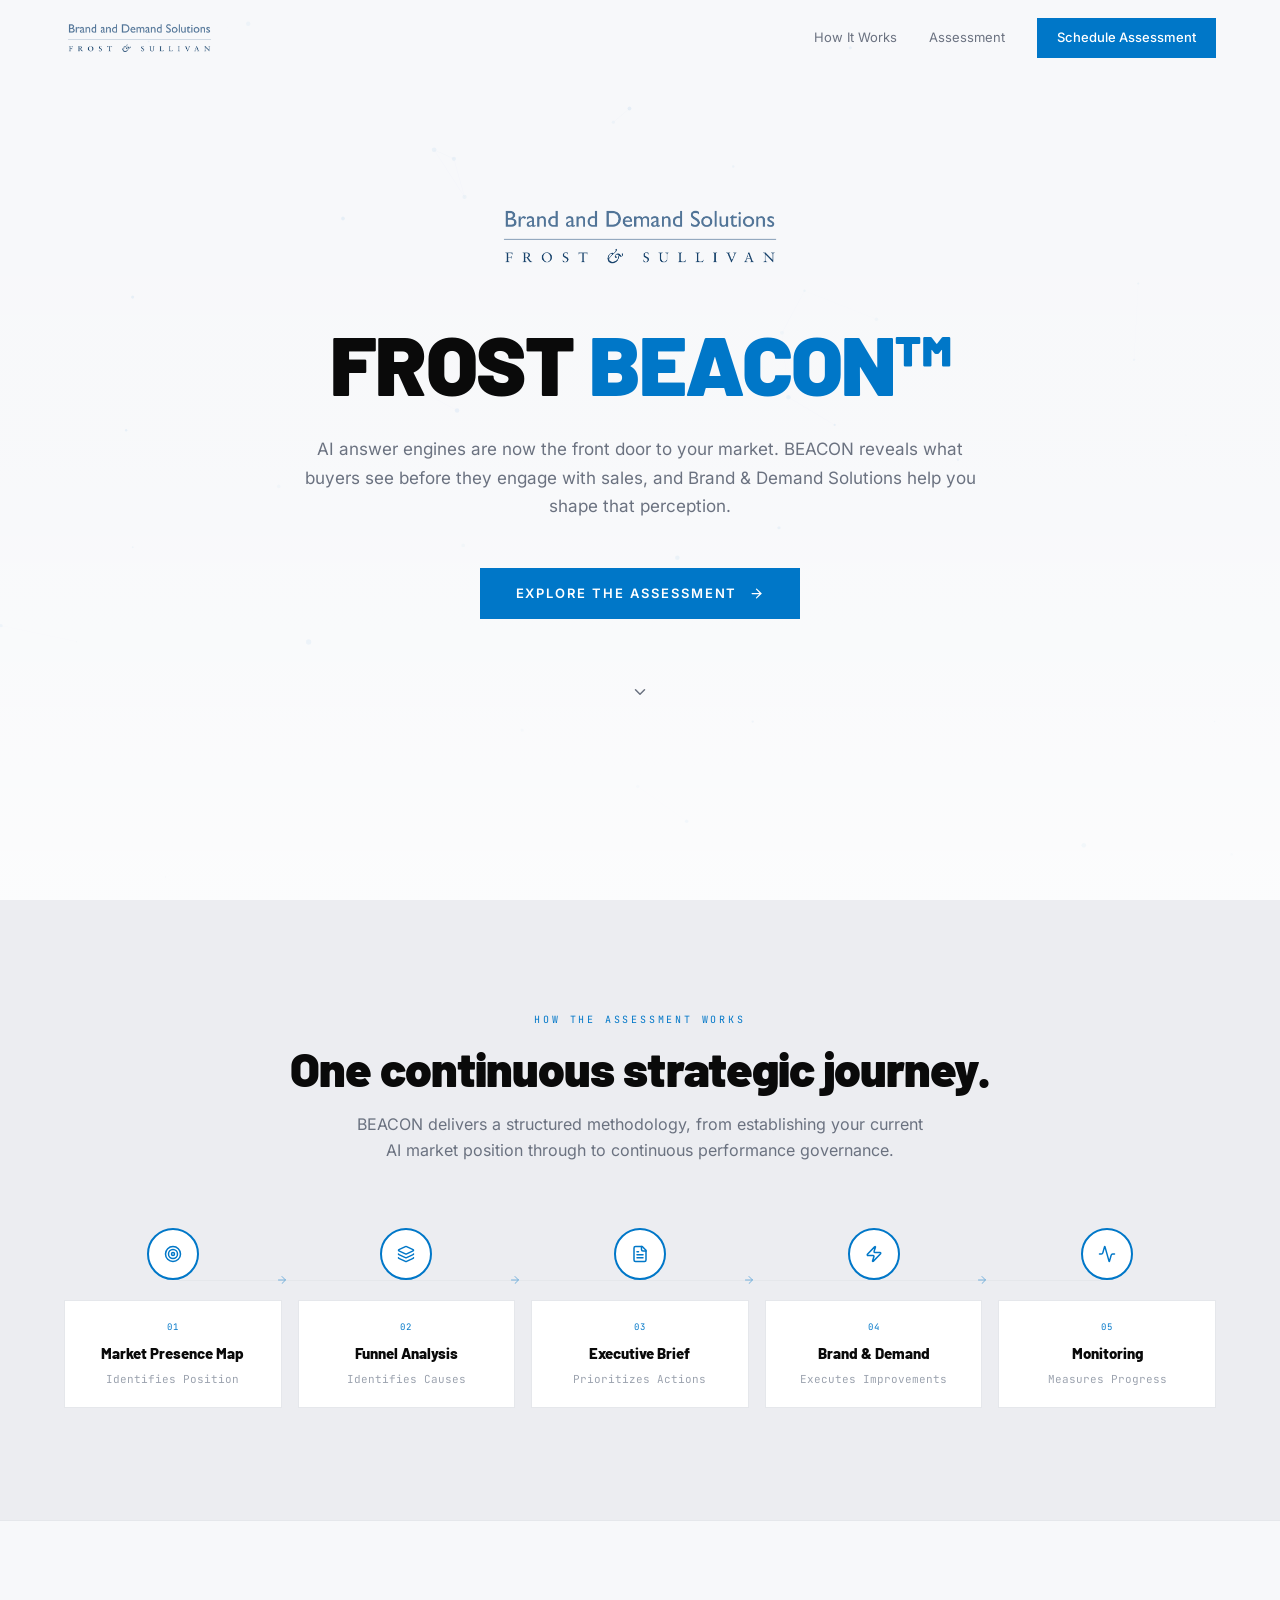
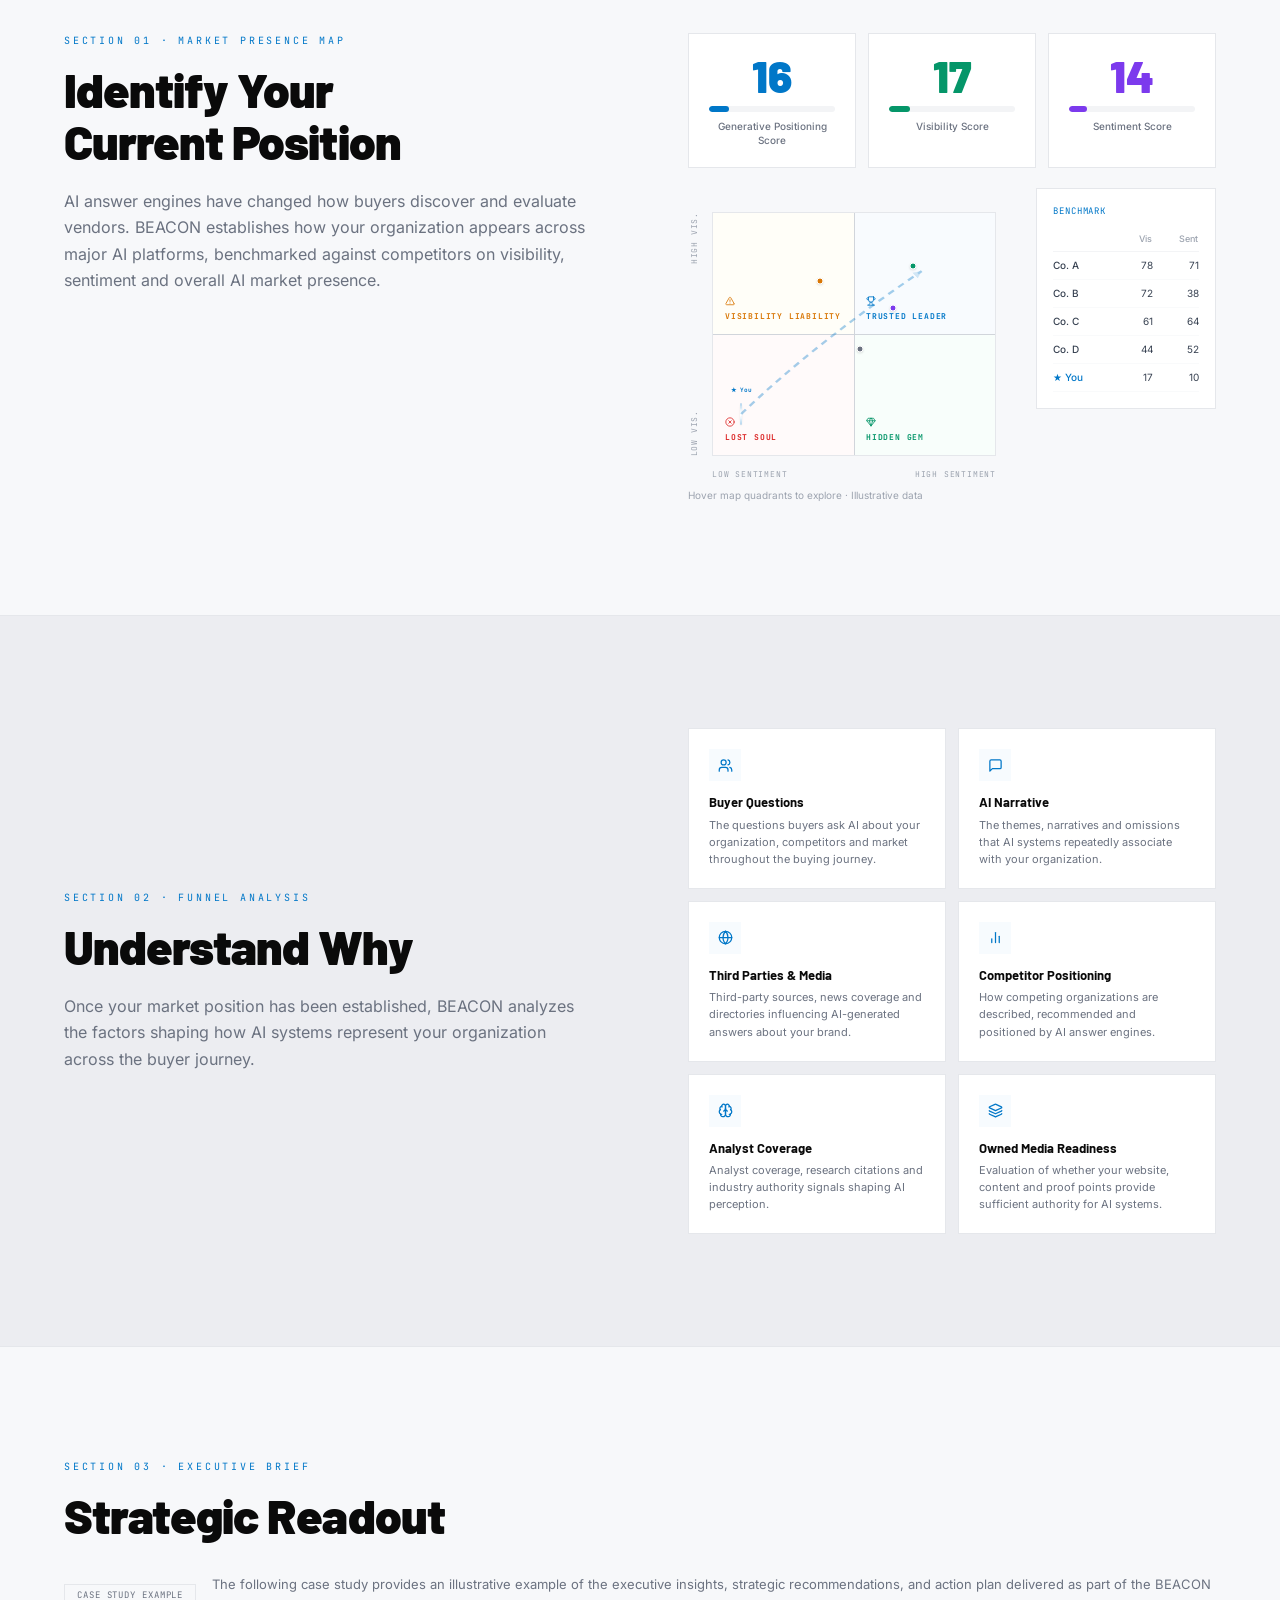
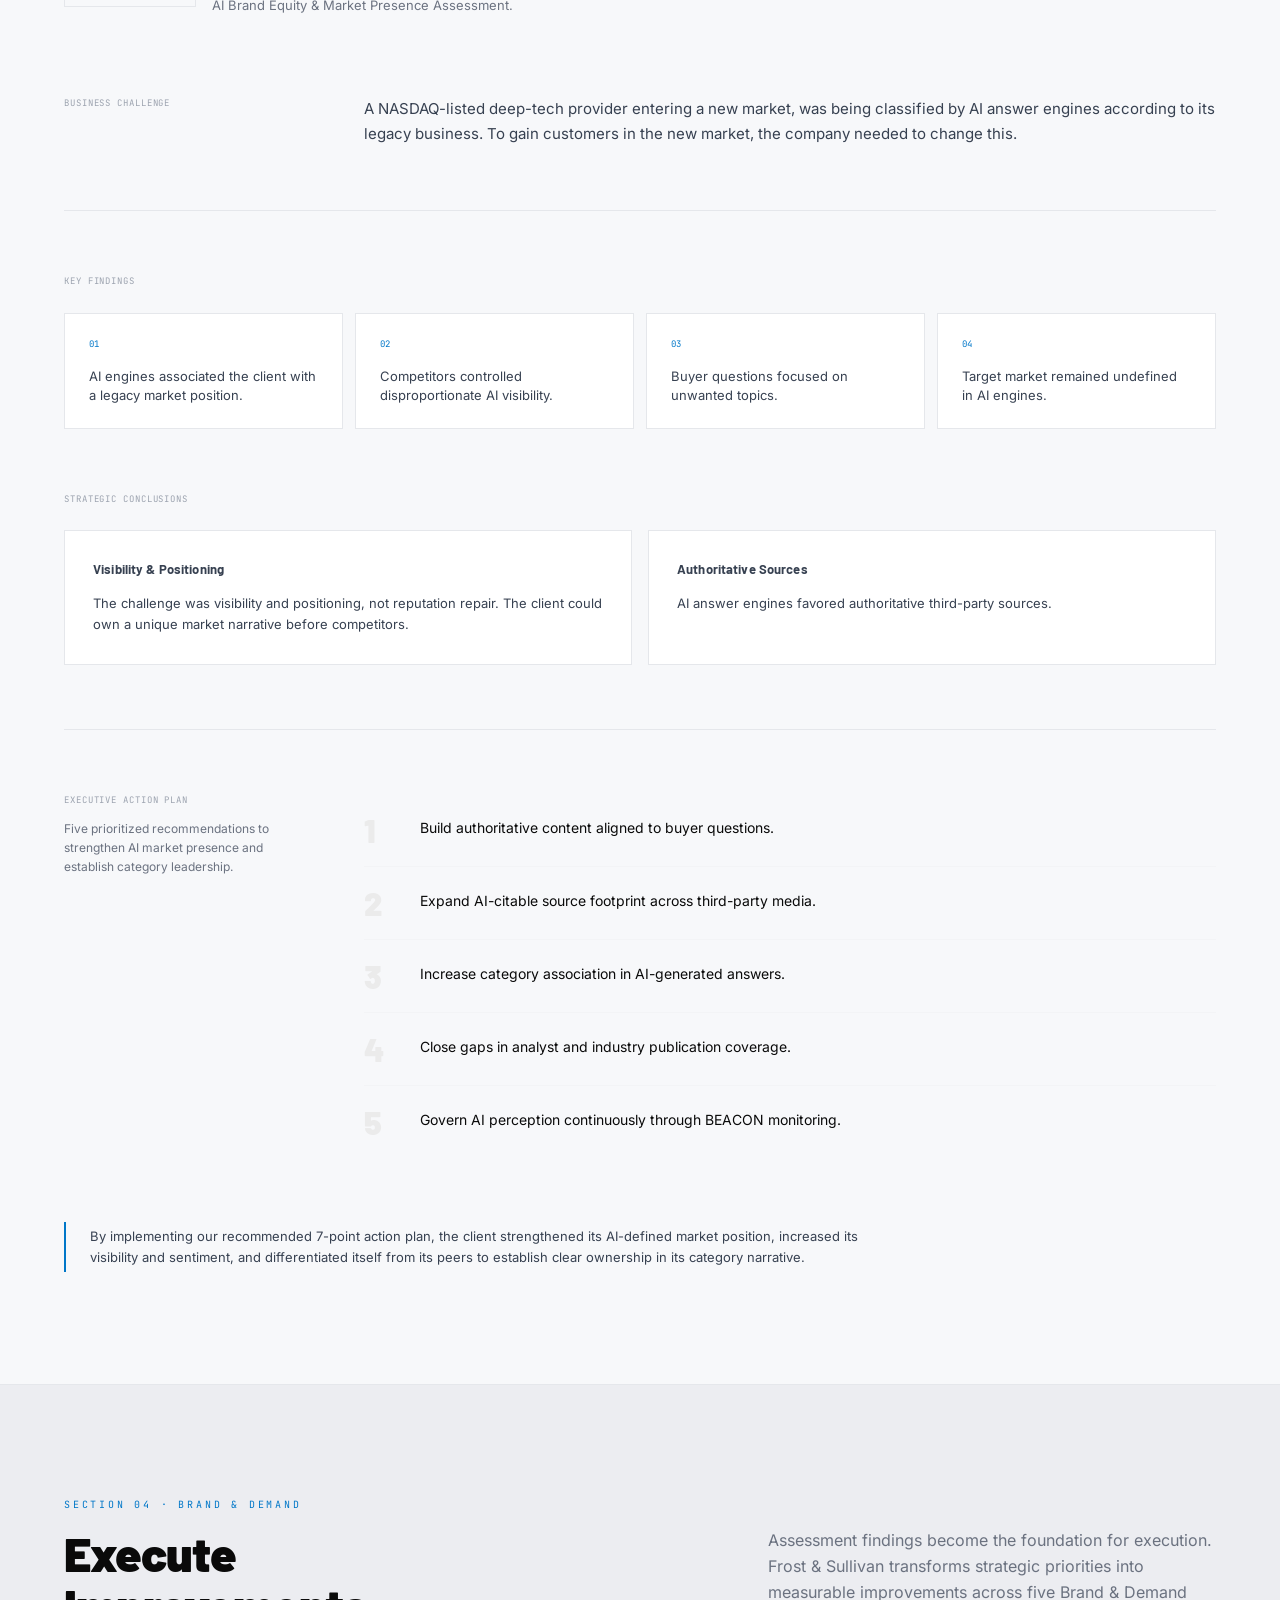
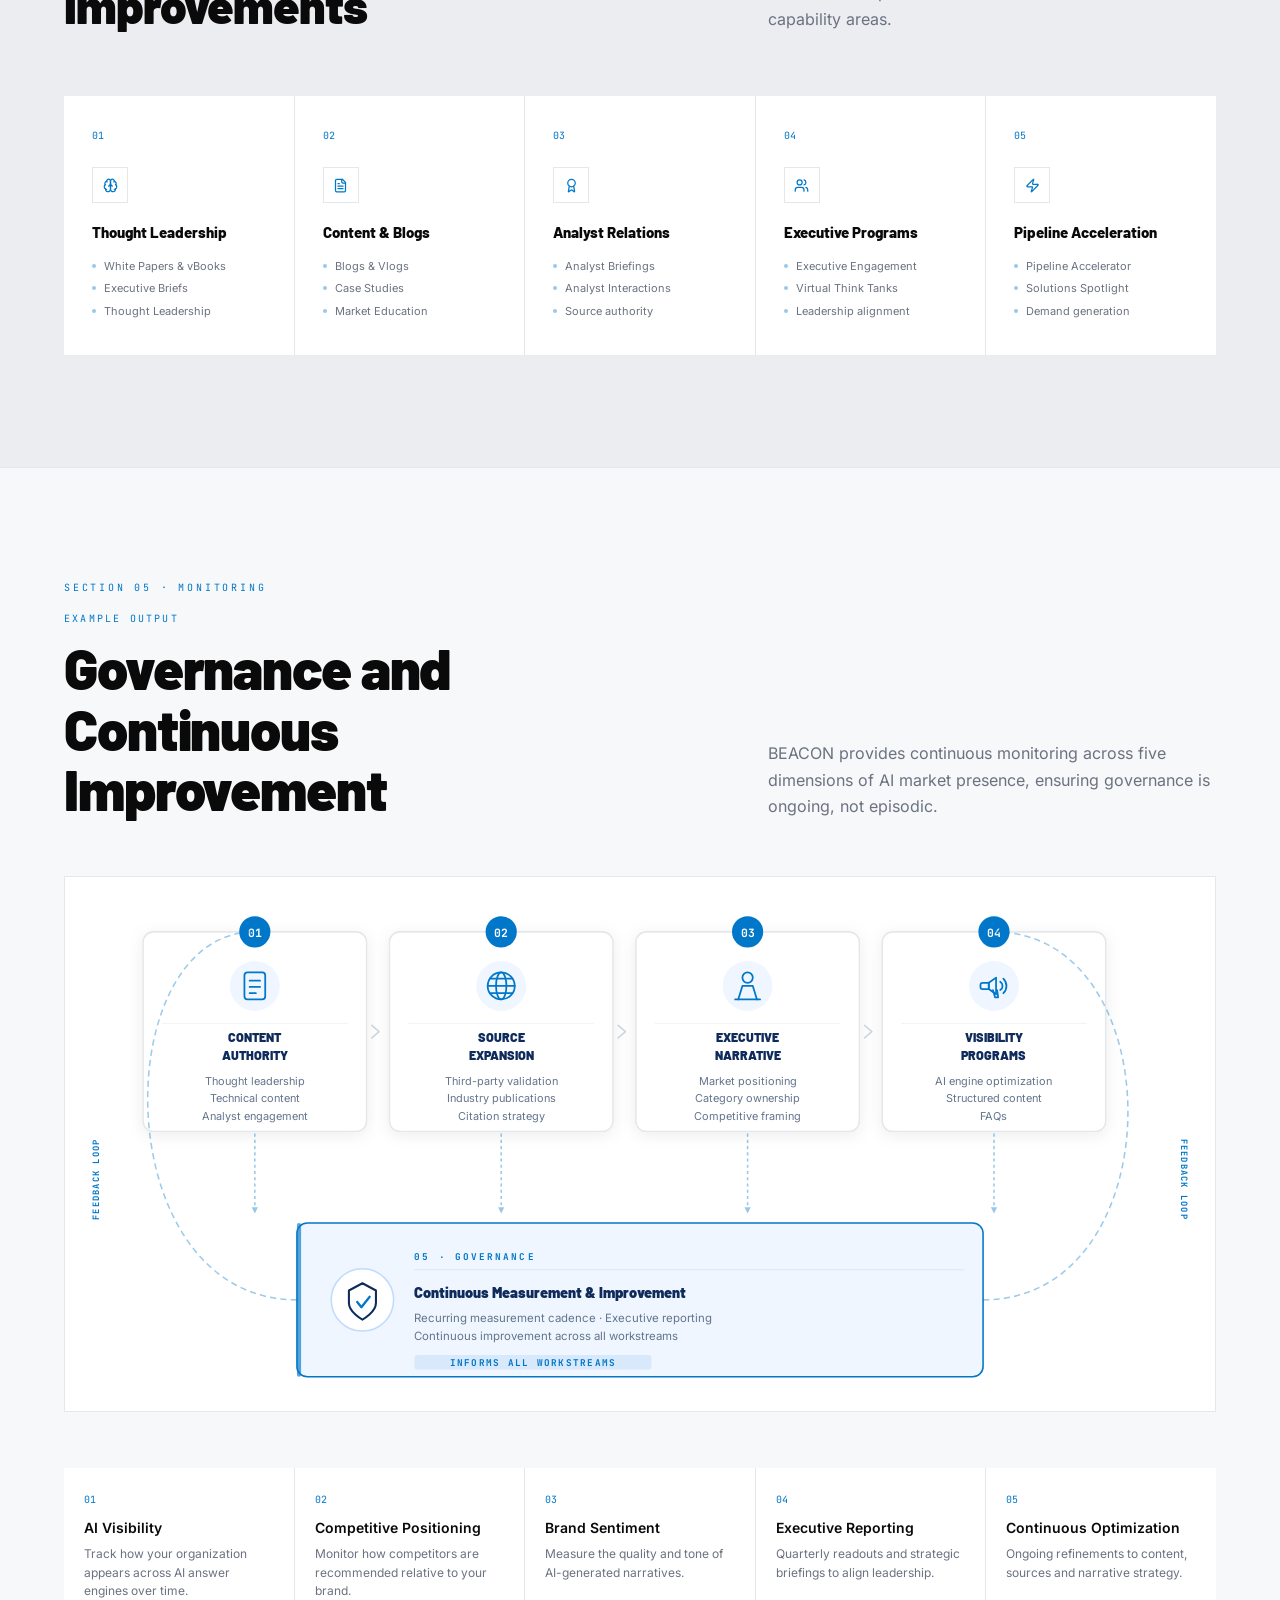
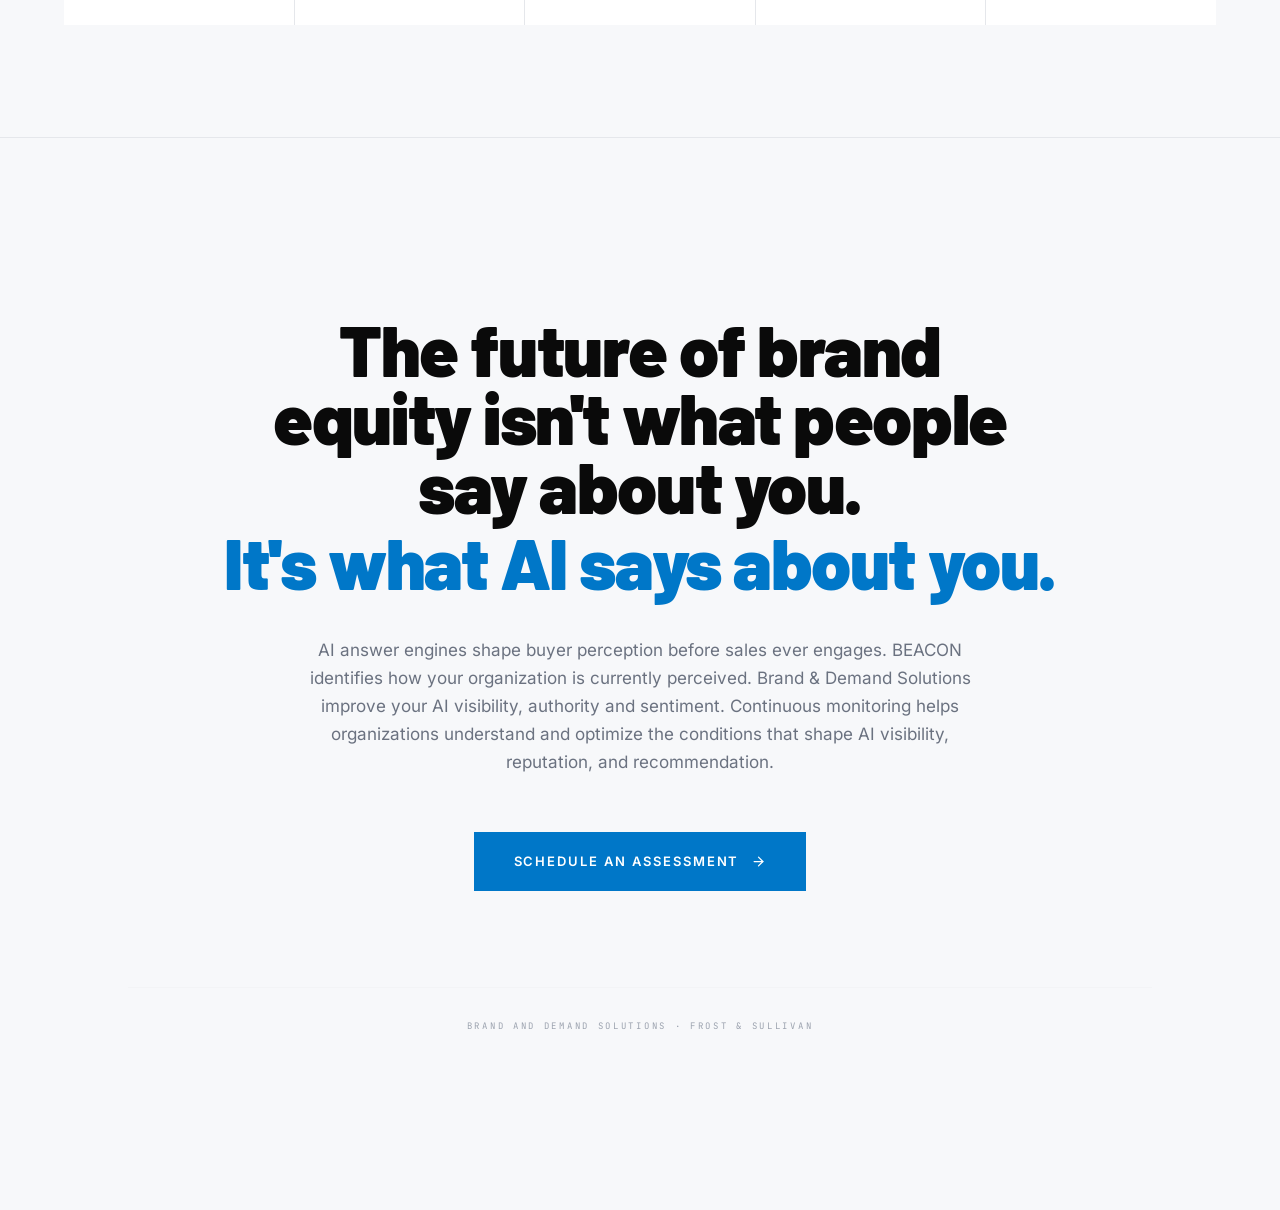
<file: index.html>
<!doctype html>
<html lang="en" class="no-js">
<head>
<meta charset="utf-8" />
<meta name="viewport" content="width=device-width, initial-scale=1" />
<title>Frost BEACON™ — AI Brand Equity &amp; Market Presence Assessment</title>
<meta name="description" content="AI answer engines are now the front door to your market. BEACON reveals what buyers see before they engage with sales, and Brand &amp; Demand Solutions help you shape that perception." />
<meta name="robots" content="noindex, nofollow" />
<meta name="googlebot" content="noindex, nofollow" />
<meta name="theme-color" content="#0077c8" />
<link rel="icon" href="favicon.svg" type="image/svg+xml" />

<meta property="og:type" content="website" />
<meta property="og:title" content="Frost BEACON™ — AI Brand Equity &amp; Market Presence Assessment" />
<meta property="og:description" content="AI answer engines are now the front door to your market. BEACON reveals what buyers see before they engage with sales." />

<script>document.documentElement.className = document.documentElement.className.replace('no-js', 'js');</script>
<link rel="preload" as="font" type="font/woff2" href="assets/fonts/inter.woff2" crossorigin />
<link rel="preload" as="font" type="font/woff2" href="assets/fonts/barlow-900.woff2" crossorigin />
<link rel="stylesheet" href="assets/css/fonts.css" />
<link rel="stylesheet" href="assets/css/styles.css" />
</head>
<body>

<!-- ============ NAV ============ -->
<header class="nav" id="nav">
  <div class="nav__inner">
    <a href="#top" aria-label="Frost &amp; Sullivan — Brand and Demand Solutions">
      <img class="nav__logo" src="assets/img/logo.png" width="1045" height="276"
           alt="Frost &amp; Sullivan — Brand and Demand Solutions" />
    </a>
    <nav class="nav__links" aria-label="Primary">
      <a class="nav__link" href="#how-it-works">How It Works</a>
      <a class="nav__link" href="#section-market-presence-map">Assessment</a>
      <a class="btn btn--nav" href="#final-cta">Schedule Assessment</a>
    </nav>
  </div>
</header>

<main id="top">

<!-- ============ HERO ============ -->
<section class="hero">
  <canvas class="hero__canvas" id="hero-canvas" aria-hidden="true"></canvas>
  <div class="hero__veil" aria-hidden="true"></div>
  <div class="hero__inner">
    <img class="hero__logo reveal" src="assets/img/logo.png" width="1045" height="276"
         alt="Frost &amp; Sullivan — Brand and Demand Solutions" />
    <h1 class="hero__title reveal" style="transition-delay:120ms">FROST <span>BEACON™</span></h1>
    <p class="hero__text reveal" style="transition-delay:240ms">
      AI answer engines are now the front door to your market. BEACON reveals what buyers see before they
      engage with sales, and Brand &amp; Demand Solutions help you shape that perception.
    </p>
    <p class="reveal" style="transition-delay:360ms">
      <a class="btn btn--lg" href="#how-it-works">
        Explore the Assessment <span class="ico btn__ico" data-icon="arrow-right"></span>
      </a>
    </p>
    <div class="hero__scroll reveal" style="transition-delay:520ms" aria-hidden="true">
      <span class="ico" data-icon="chevron-down"></span>
    </div>
  </div>
</section>

<!-- ============ 01 · HOW IT WORKS ============ -->
<section class="section section--alt section--flush" id="how-it-works">
  <div class="container">
    <div class="reveal" style="text-align:center;margin-bottom:4rem">
      <p class="eyebrow">How the Assessment Works</p>
      <h2 class="h2">One continuous strategic journey.</h2>
      <p class="lead measure" style="margin-inline:auto;margin-top:1rem">
        BEACON delivers a structured methodology, from establishing your current AI market position through to
        continuous performance governance.
      </p>
    </div>

    <div class="steps">
      <div class="steps__line" aria-hidden="true"></div>
      <div class="steps__grid">
        <a class="step reveal" href="#section-market-presence-map">
          <span class="step__badge"><span><span class="ico" data-icon="target"></span></span></span>
          <span class="step__card">
            <span class="step__num">01</span>
            <span class="step__name">Market Presence Map</span>
            <span class="step__tag">Identifies Position</span>
          </span>
          <span class="step__arrow" aria-hidden="true"><span class="ico" data-icon="arrow-right"></span></span>
        </a>
        <a class="step reveal" href="#section-funnel-analysis" style="transition-delay:70ms">
          <span class="step__badge"><span><span class="ico" data-icon="layers"></span></span></span>
          <span class="step__card">
            <span class="step__num">02</span>
            <span class="step__name">Funnel Analysis</span>
            <span class="step__tag">Identifies Causes</span>
          </span>
          <span class="step__arrow" aria-hidden="true"><span class="ico" data-icon="arrow-right"></span></span>
        </a>
        <a class="step reveal" href="#section-executive-brief" style="transition-delay:140ms">
          <span class="step__badge"><span><span class="ico" data-icon="file-text"></span></span></span>
          <span class="step__card">
            <span class="step__num">03</span>
            <span class="step__name">Executive Brief</span>
            <span class="step__tag">Prioritizes Actions</span>
          </span>
          <span class="step__arrow" aria-hidden="true"><span class="ico" data-icon="arrow-right"></span></span>
        </a>
        <a class="step reveal" href="#section-brand-and-demand" style="transition-delay:210ms">
          <span class="step__badge"><span><span class="ico" data-icon="zap"></span></span></span>
          <span class="step__card">
            <span class="step__num">04</span>
            <span class="step__name">Brand &amp; Demand</span>
            <span class="step__tag">Executes Improvements</span>
          </span>
          <span class="step__arrow" aria-hidden="true"><span class="ico" data-icon="arrow-right"></span></span>
        </a>
        <a class="step reveal" href="#section-monitoring" style="transition-delay:280ms">
          <span class="step__badge"><span><span class="ico" data-icon="activity"></span></span></span>
          <span class="step__card">
            <span class="step__num">05</span>
            <span class="step__name">Monitoring</span>
            <span class="step__tag">Measures Progress</span>
          </span>
        </a>
      </div>
    </div>
  </div>
</section>

<!-- ============ 02 · MARKET PRESENCE MAP ============ -->
<section class="section section--plain" id="section-market-presence-map">
  <div class="container">
    <div class="split split--top">
      <div class="reveal reveal--left">
        <p class="eyebrow">Section 01 · Market Presence Map</p>
        <h2 class="h2">Identify Your<br />Current Position</h2>
        <p class="lead" style="margin-top:1.25rem">
          AI answer engines have changed how buyers discover and evaluate vendors. BEACON establishes how your
          organization appears across major AI platforms, benchmarked against competitors on visibility, sentiment
          and overall AI market presence.
        </p>
      </div>

      <div class="reveal reveal--right" style="transition-delay:120ms">
        <div class="scorecards">
          <div class="scorecard">
            <div class="scorecard__val" style="color:#0077c8">16</div>
            <div class="bar"><span style="width:16%;background:#0077c8"></span></div>
            <p class="scorecard__label">Generative Positioning Score</p>
          </div>
          <div class="scorecard">
            <div class="scorecard__val" style="color:#059669">17</div>
            <div class="bar"><span style="width:17%;background:#059669"></span></div>
            <p class="scorecard__label">Visibility Score</p>
          </div>
          <div class="scorecard">
            <div class="scorecard__val" style="color:#7c3aed">14</div>
            <div class="bar"><span style="width:14%;background:#7c3aed"></span></div>
            <p class="scorecard__label">Sentiment Score</p>
          </div>
        </div>

        <div class="qwrap">
          <div class="quadrant">
            <div class="quadrant__box">
              <div class="quad quad--liability">
                <div class="quad__inner">
                  <span class="ico" data-icon="alert-triangle"></span>
                  <span class="quad__label">Visibility Liability</span>
                  <p class="quad__desc">High visibility, negative sentiment.</p>
                </div>
              </div>
              <div class="quad quad--trusted">
                <div class="quad__inner">
                  <span class="ico" data-icon="trophy"></span>
                  <span class="quad__label">Trusted Leader</span>
                  <p class="quad__desc">High visibility, positive sentiment.</p>
                </div>
              </div>
              <div class="quad quad--lost">
                <div class="quad__inner">
                  <span class="ico" data-icon="x-circle"></span>
                  <span class="quad__label">Lost Soul</span>
                  <p class="quad__desc">Low visibility, negative sentiment.</p>
                </div>
              </div>
              <div class="quad quad--gem">
                <div class="quad__inner">
                  <span class="ico" data-icon="gem"></span>
                  <span class="quad__label">Hidden Gem</span>
                  <p class="quad__desc">Low visibility, positive sentiment.</p>
                </div>
              </div>

              <div class="quadrant__cross-v" aria-hidden="true"></div>
              <div class="quadrant__cross-h" aria-hidden="true"></div>

              <div class="dot" style="left:71%;top:22%;width:7px;height:7px;background:#059669" title="Competitor A"></div>
              <div class="dot" style="left:38%;top:28%;width:7px;height:7px;background:#d97706" title="Competitor B"></div>
              <div class="dot" style="left:64%;top:39%;width:7px;height:7px;background:#7c3aed" title="Competitor C"></div>
              <div class="dot" style="left:52%;top:56%;width:7px;height:7px;background:#6b7280" title="Competitor D"></div>
              <div class="dot--you" style="left:10%;top:83%" title="Your Company">
                <span class="dot__tag">★ You</span>
                <span class="dot"></span>
              </div>

              <svg class="quadrant__svg" viewBox="0 0 100 100" preserveAspectRatio="none" aria-hidden="true">
                <defs>
                  <marker id="qm-arr" viewBox="0 0 6 6" refX="5" refY="3" markerWidth="4" markerHeight="4" orient="auto">
                    <path d="M 0 0.5 L 5 3 L 0 5.5 z" fill="#0077c8" opacity="0.45" />
                  </marker>
                </defs>
                <path d="M 10 83 Q 36 54 74 24" fill="none" stroke="#0077c8" stroke-width="0.9"
                      stroke-dasharray="2.5 2" opacity="0.35" marker-end="url(#qm-arr)" />
              </svg>
            </div>

            <div class="quadrant__cap-x">
              <span class="cap-axis">Low Sentiment</span>
              <span class="cap-axis">High Sentiment</span>
            </div>
            <div class="quadrant__cap-y">
              <span class="cap-axis cap-axis--v">High Vis.</span>
              <span class="cap-axis cap-axis--v">Low Vis.</span>
            </div>
          </div>

          <div class="benchmark">
            <p class="benchmark__title">Benchmark</p>
            <table>
              <thead>
                <tr><th></th><th>Vis</th><th>Sent</th></tr>
              </thead>
              <tbody>
                <tr><td>Co. A</td><td>78</td><td>71</td></tr>
                <tr><td>Co. B</td><td>72</td><td>38</td></tr>
                <tr><td>Co. C</td><td>61</td><td>64</td></tr>
                <tr><td>Co. D</td><td>44</td><td>52</td></tr>
                <tr class="is-you"><td>★ You</td><td>17</td><td>10</td></tr>
              </tbody>
            </table>
          </div>
        </div>
        <p class="note">Hover map quadrants to explore · Illustrative data</p>
      </div>
    </div>
  </div>
</section>

<!-- ============ 03 · FUNNEL ANALYSIS ============ -->
<section class="section section--alt" id="section-funnel-analysis">
  <div class="container">
    <div class="split split--center">
      <div class="reveal reveal--left">
        <p class="eyebrow">Section 02 · Funnel Analysis</p>
        <h2 class="h2">Understand Why</h2>
        <p class="lead" style="margin-top:1.25rem">
          Once your market position has been established, BEACON analyzes the factors shaping how AI systems
          represent your organization across the buyer journey.
        </p>
      </div>

      <div class="reveal reveal--right" style="transition-delay:120ms">
        <div class="cardgrid">
          <article class="card">
            <div class="card__icon"><span class="ico" data-icon="users"></span></div>
            <h3 class="card__title">Buyer Questions</h3>
            <p class="card__text">The questions buyers ask AI about your organization, competitors and market throughout the buying journey.</p>
          </article>
          <article class="card">
            <div class="card__icon"><span class="ico" data-icon="message-square"></span></div>
            <h3 class="card__title">AI Narrative</h3>
            <p class="card__text">The themes, narratives and omissions that AI systems repeatedly associate with your organization.</p>
          </article>
          <article class="card">
            <div class="card__icon"><span class="ico" data-icon="globe"></span></div>
            <h3 class="card__title">Third Parties &amp; Media</h3>
            <p class="card__text">Third-party sources, news coverage and directories influencing AI-generated answers about your brand.</p>
          </article>
          <article class="card">
            <div class="card__icon"><span class="ico" data-icon="bar-chart-2"></span></div>
            <h3 class="card__title">Competitor Positioning</h3>
            <p class="card__text">How competing organizations are described, recommended and positioned by AI answer engines.</p>
          </article>
          <article class="card">
            <div class="card__icon"><span class="ico" data-icon="brain"></span></div>
            <h3 class="card__title">Analyst Coverage</h3>
            <p class="card__text">Analyst coverage, research citations and industry authority signals shaping AI perception.</p>
          </article>
          <article class="card">
            <div class="card__icon"><span class="ico" data-icon="layers"></span></div>
            <h3 class="card__title">Owned Media Readiness</h3>
            <p class="card__text">Evaluation of whether your website, content and proof points provide sufficient authority for AI systems.</p>
          </article>
        </div>
      </div>
    </div>
  </div>
</section>

<!-- ============ 04 · EXECUTIVE BRIEF ============ -->
<section class="section section--plain" id="section-executive-brief">
  <div class="container">
    <div class="reveal">
      <p class="eyebrow">Section 03 · Executive Brief</p>
      <h2 class="h2">Strategic Readout</h2>
      <div class="brief__intro">
        <span class="tag">Case Study Example</span>
        <p>The following case study provides an illustrative example of the executive insights, strategic
          recommendations, and action plan delivered as part of the BEACON AI Brand Equity &amp; Market Presence
          Assessment.</p>
      </div>
    </div>

    <div class="brief__block reveal" style="transition-delay:60ms">
      <div class="brief__row">
        <p class="kicker">Business Challenge</p>
        <p class="brief__body">A NASDAQ-listed deep-tech provider entering a new market, was being classified by AI
          answer engines according to its legacy business. To gain customers in the new market, the company needed
          to change this.</p>
      </div>
    </div>

    <div class="reveal" style="transition-delay:100ms;margin-bottom:4rem">
      <p class="kicker" style="margin-bottom:1.5rem">Key Findings</p>
      <div class="findings" style="margin-top:0">
        <div class="finding"><span class="finding__num">01</span><p>AI engines associated the client with a legacy market position.</p></div>
        <div class="finding"><span class="finding__num">02</span><p>Competitors controlled disproportionate AI visibility.</p></div>
        <div class="finding"><span class="finding__num">03</span><p>Buyer questions focused on unwanted topics.</p></div>
        <div class="finding"><span class="finding__num">04</span><p>Target market remained undefined in AI engines.</p></div>
      </div>
    </div>

    <div class="brief__block reveal" style="transition-delay:140ms">
      <p class="kicker">Strategic Conclusions</p>
      <div class="conclusions">
        <div class="conclusion">
          <p class="conclusion__label">Visibility &amp; Positioning</p>
          <p>The challenge was visibility and positioning, not reputation repair. The client could own a unique
            market narrative before competitors.</p>
        </div>
        <div class="conclusion">
          <p class="conclusion__label">Authoritative Sources</p>
          <p>AI answer engines favored authoritative third-party sources.</p>
        </div>
      </div>
    </div>

    <div class="reveal" style="transition-delay:180ms;margin-bottom:4rem">
      <div class="brief__row">
        <div>
          <p class="kicker" style="margin-bottom:0.75rem">Executive Action Plan</p>
          <p class="brief__note">Five prioritized recommendations to strengthen AI market presence and establish
            category leadership.</p>
        </div>
        <div class="actions">
          <div class="action"><span class="action__num">1</span><span class="action__text">Build authoritative content aligned to buyer questions.</span></div>
          <div class="action"><span class="action__num">2</span><span class="action__text">Expand AI-citable source footprint across third-party media.</span></div>
          <div class="action"><span class="action__num">3</span><span class="action__text">Increase category association in AI-generated answers.</span></div>
          <div class="action"><span class="action__num">4</span><span class="action__text">Close gaps in analyst and industry publication coverage.</span></div>
          <div class="action"><span class="action__num">5</span><span class="action__text">Govern AI perception continuously through BEACON monitoring.</span></div>
        </div>
      </div>
    </div>

    <div class="outcome reveal" style="transition-delay:220ms">
      <p>By implementing our recommended 7-point action plan, the client strengthened its AI-defined market
        position, increased its visibility and sentiment, and differentiated itself from its peers to establish
        clear ownership in its category narrative.</p>
    </div>
  </div>
</section>

<!-- ============ 05 · BRAND & DEMAND ============ -->
<section class="section section--alt" id="section-brand-and-demand">
  <div class="container">
    <div class="reveal">
      <div class="bd-head">
        <div>
          <p class="eyebrow">Section 04 · Brand &amp; Demand</p>
          <h2 class="h2">Execute<br />Improvements</h2>
        </div>
        <p class="lead">Assessment findings become the foundation for execution. Frost &amp; Sullivan transforms
          strategic priorities into measurable improvements across five Brand &amp; Demand capability areas.</p>
      </div>
    </div>

    <div class="strip strip--five">
      <div class="cap reveal">
        <span class="cap__num">01</span>
        <div class="cap__icon"><span class="ico" data-icon="brain"></span></div>
        <h3 class="cap__title">Thought Leadership</h3>
        <ul class="cap__list">
          <li><span>White Papers &amp; vBooks</span></li>
          <li><span>Executive Briefs</span></li>
          <li><span>Thought Leadership</span></li>
        </ul>
      </div>
      <div class="cap reveal" style="transition-delay:60ms">
        <span class="cap__num">02</span>
        <div class="cap__icon"><span class="ico" data-icon="file-text"></span></div>
        <h3 class="cap__title">Content &amp; Blogs</h3>
        <ul class="cap__list">
          <li><span>Blogs &amp; Vlogs</span></li>
          <li><span>Case Studies</span></li>
          <li><span>Market Education</span></li>
        </ul>
      </div>
      <div class="cap reveal" style="transition-delay:120ms">
        <span class="cap__num">03</span>
        <div class="cap__icon"><span class="ico" data-icon="award"></span></div>
        <h3 class="cap__title">Analyst Relations</h3>
        <ul class="cap__list">
          <li><span>Analyst Briefings</span></li>
          <li><span>Analyst Interactions</span></li>
          <li><span>Source authority</span></li>
        </ul>
      </div>
      <div class="cap reveal" style="transition-delay:180ms">
        <span class="cap__num">04</span>
        <div class="cap__icon"><span class="ico" data-icon="users"></span></div>
        <h3 class="cap__title">Executive Programs</h3>
        <ul class="cap__list">
          <li><span>Executive Engagement</span></li>
          <li><span>Virtual Think Tanks</span></li>
          <li><span>Leadership alignment</span></li>
        </ul>
      </div>
      <div class="cap reveal" style="transition-delay:240ms">
        <span class="cap__num">05</span>
        <div class="cap__icon"><span class="ico" data-icon="zap"></span></div>
        <h3 class="cap__title">Pipeline Acceleration</h3>
        <ul class="cap__list">
          <li><span>Pipeline Accelerator</span></li>
          <li><span>Solutions Spotlight</span></li>
          <li><span>Demand generation</span></li>
        </ul>
      </div>
    </div>
  </div>
</section>

<!-- ============ 06 · MONITORING ============ -->
<section class="section section--plain" id="section-monitoring">
  <div class="container">
    <div class="reveal">
      <p class="eyebrow">Section 05 · Monitoring</p>
      <p class="eyebrow eyebrow--sub">Example Output</p>
      <div class="mon-head">
        <h2 class="h2 h2--lg">Governance and<br />Continuous Improvement</h2>
        <p class="lead">BEACON provides continuous monitoring across five dimensions of AI market presence,
          ensuring governance is ongoing, not episodic.</p>
      </div>
    </div>

    <div class="graphic reveal" style="transition-delay:60ms">
      <div class="graphic__scroll">
        <svg viewBox="0 0 1060 468" width="100%" role="img"
             aria-label="Governance workflow: four workstreams — content authority, source expansion, executive narrative and visibility programs — feeding a continuous governance and measurement loop.">
          <defs>
            <filter id="gfx-sh" x="-5%" y="-10%" width="115%" height="130%">
              <feDropShadow dx="0" dy="3" stdDeviation="7" flood-color="#0a1628" flood-opacity="0.07" />
            </filter>
            <marker id="gfx-dn" viewBox="0 0 10 10" refX="8" refY="5" markerWidth="5" markerHeight="5" orient="auto">
              <path d="M 0 1 L 8 5 L 0 9 z" fill="#0077c8" />
            </marker>
            <marker id="gfx-fb" viewBox="0 0 10 10" refX="8" refY="5" markerWidth="5" markerHeight="5" orient="auto">
              <path d="M 0 1 L 8 5 L 0 9 z" fill="#0077c8" opacity="0.5" />
            </marker>
          </defs>

          <g transform="translate(52, 22)">
            <rect width="215" height="192" rx="10" fill="#fff" stroke="#e5e7eb" stroke-width="1.5" filter="url(#gfx-sh)" />
            <circle cx="107.5" cy="0" r="15" fill="#0077c8" />
            <text x="107.5" y="5" font-size="11" font-weight="700" fill="#fff" text-anchor="middle" font-family="'JetBrains Mono',monospace">01</text>
            <circle cx="107.5" cy="52" r="24" fill="#eff6ff" />
            <g transform="translate(107.5, 52)" stroke="#0077c8" stroke-width="1.7" fill="none" stroke-linecap="round" stroke-linejoin="round">
              <rect x="-10" y="-13" width="20" height="26" rx="3" />
              <line x1="-5" y1="-5" x2="5" y2="-5" /><line x1="-5" y1="1" x2="5" y2="1" /><line x1="-5" y1="7" x2="1" y2="7" />
            </g>
            <line x1="18" y1="88" x2="197" y2="88" stroke="#f1f5f9" stroke-width="1" />
            <text x="107.5" y="106" font-size="12" font-weight="900" fill="#0f2b5c" text-anchor="middle" font-family="'Barlow',sans-serif">CONTENT</text>
            <text x="107.5" y="123" font-size="12" font-weight="900" fill="#0f2b5c" text-anchor="middle" font-family="'Barlow',sans-serif">AUTHORITY</text>
            <text x="107.5" y="147" font-size="10.5" fill="#64748b" text-anchor="middle">Thought leadership</text>
            <text x="107.5" y="164" font-size="10.5" fill="#64748b" text-anchor="middle">Technical content</text>
            <text x="107.5" y="181" font-size="10.5" fill="#64748b" text-anchor="middle">Analyst engagement</text>
          </g>
          <g transform="translate(289, 22)">
            <rect width="215" height="192" rx="10" fill="#fff" stroke="#e5e7eb" stroke-width="1.5" filter="url(#gfx-sh)" />
            <circle cx="107.5" cy="0" r="15" fill="#0077c8" />
            <text x="107.5" y="5" font-size="11" font-weight="700" fill="#fff" text-anchor="middle" font-family="'JetBrains Mono',monospace">02</text>
            <circle cx="107.5" cy="52" r="24" fill="#eff6ff" />
            <g transform="translate(107.5, 52)" stroke="#0077c8" stroke-width="1.7" fill="none" stroke-linecap="round">
              <circle cx="0" cy="0" r="13" /><ellipse cx="0" cy="0" rx="5" ry="13" />
              <line x1="-13" y1="0" x2="13" y2="0" /><line x1="-10" y1="-7" x2="10" y2="-7" /><line x1="-10" y1="7" x2="10" y2="7" />
            </g>
            <line x1="18" y1="88" x2="197" y2="88" stroke="#f1f5f9" stroke-width="1" />
            <text x="107.5" y="106" font-size="12" font-weight="900" fill="#0f2b5c" text-anchor="middle" font-family="'Barlow',sans-serif">SOURCE</text>
            <text x="107.5" y="123" font-size="12" font-weight="900" fill="#0f2b5c" text-anchor="middle" font-family="'Barlow',sans-serif">EXPANSION</text>
            <text x="107.5" y="147" font-size="10.5" fill="#64748b" text-anchor="middle">Third-party validation</text>
            <text x="107.5" y="164" font-size="10.5" fill="#64748b" text-anchor="middle">Industry publications</text>
            <text x="107.5" y="181" font-size="10.5" fill="#64748b" text-anchor="middle">Citation strategy</text>
          </g>
          <g transform="translate(526, 22)">
            <rect width="215" height="192" rx="10" fill="#fff" stroke="#e5e7eb" stroke-width="1.5" filter="url(#gfx-sh)" />
            <circle cx="107.5" cy="0" r="15" fill="#0077c8" />
            <text x="107.5" y="5" font-size="11" font-weight="700" fill="#fff" text-anchor="middle" font-family="'JetBrains Mono',monospace">03</text>
            <circle cx="107.5" cy="52" r="24" fill="#eff6ff" />
            <g transform="translate(107.5, 52)" stroke="#0077c8" stroke-width="1.7" fill="none" stroke-linecap="round" stroke-linejoin="round">
              <circle cx="0" cy="-8" r="5" /><path d="M -9 13 L -5 0 L 5 0 L 9 13" /><line x1="-12" y1="13" x2="12" y2="13" />
            </g>
            <line x1="18" y1="88" x2="197" y2="88" stroke="#f1f5f9" stroke-width="1" />
            <text x="107.5" y="106" font-size="12" font-weight="900" fill="#0f2b5c" text-anchor="middle" font-family="'Barlow',sans-serif">EXECUTIVE</text>
            <text x="107.5" y="123" font-size="12" font-weight="900" fill="#0f2b5c" text-anchor="middle" font-family="'Barlow',sans-serif">NARRATIVE</text>
            <text x="107.5" y="147" font-size="10.5" fill="#64748b" text-anchor="middle">Market positioning</text>
            <text x="107.5" y="164" font-size="10.5" fill="#64748b" text-anchor="middle">Category ownership</text>
            <text x="107.5" y="181" font-size="10.5" fill="#64748b" text-anchor="middle">Competitive framing</text>
          </g>
          <g transform="translate(763, 22)">
            <rect width="215" height="192" rx="10" fill="#fff" stroke="#e5e7eb" stroke-width="1.5" filter="url(#gfx-sh)" />
            <circle cx="107.5" cy="0" r="15" fill="#0077c8" />
            <text x="107.5" y="5" font-size="11" font-weight="700" fill="#fff" text-anchor="middle" font-family="'JetBrains Mono',monospace">04</text>
            <circle cx="107.5" cy="52" r="24" fill="#eff6ff" />
            <g transform="translate(107.5, 52)" stroke="#0077c8" stroke-width="1.7" fill="none" stroke-linecap="round" stroke-linejoin="round">
              <path d="M -5 -3 L 2 -8 L 2 8 L -5 3 Z" />
              <path d="M -11 -3 L -5 -3 L -5 3 L -11 3 A 2 2 0 0 1 -13 1 L -13 -1 A 2 2 0 0 1 -11 -3 Z" />
              <path d="M -1 4 L 1 11 L 4 11 L 3 4" /><path d="M 6 -4 C 9 -2 9 2 6 4" /><path d="M 9 -7 C 13 -3 13 3 9 7" />
            </g>
            <line x1="18" y1="88" x2="197" y2="88" stroke="#f1f5f9" stroke-width="1" />
            <text x="107.5" y="106" font-size="12" font-weight="900" fill="#0f2b5c" text-anchor="middle" font-family="'Barlow',sans-serif">VISIBILITY</text>
            <text x="107.5" y="123" font-size="12" font-weight="900" fill="#0f2b5c" text-anchor="middle" font-family="'Barlow',sans-serif">PROGRAMS</text>
            <text x="107.5" y="147" font-size="10.5" fill="#64748b" text-anchor="middle">AI engine optimization</text>
            <text x="107.5" y="164" font-size="10.5" fill="#64748b" text-anchor="middle">Structured content</text>
            <text x="107.5" y="181" font-size="10.5" fill="#64748b" text-anchor="middle">FAQs</text>
          </g>

          <path d="M 272 112 L 279 118 L 272 124" fill="none" stroke="#cbd5e1" stroke-width="1.5" stroke-linecap="round" stroke-linejoin="round" />
          <path d="M 509 112 L 516 118 L 509 124" fill="none" stroke="#cbd5e1" stroke-width="1.5" stroke-linecap="round" stroke-linejoin="round" />
          <path d="M 746 112 L 753 118 L 746 124" fill="none" stroke="#cbd5e1" stroke-width="1.5" stroke-linecap="round" stroke-linejoin="round" />

          <line x1="159.5" y1="216" x2="159.5" y2="293" stroke="#0077c8" stroke-width="1.5" stroke-dasharray="3 3" marker-end="url(#gfx-dn)" opacity="0.4" />
          <line x1="396.5" y1="216" x2="396.5" y2="293" stroke="#0077c8" stroke-width="1.5" stroke-dasharray="3 3" marker-end="url(#gfx-dn)" opacity="0.4" />
          <line x1="633.5" y1="216" x2="633.5" y2="293" stroke="#0077c8" stroke-width="1.5" stroke-dasharray="3 3" marker-end="url(#gfx-dn)" opacity="0.4" />
          <line x1="870.5" y1="216" x2="870.5" y2="293" stroke="#0077c8" stroke-width="1.5" stroke-dasharray="3 3" marker-end="url(#gfx-dn)" opacity="0.4" />

          <g transform="translate(200, 302)">
            <rect width="660" height="148" rx="10" fill="#eff6ff" stroke="#0077c8" stroke-width="1.5" />
            <rect x="0" y="0" width="4" height="148" rx="2" fill="#0077c8" opacity="0.65" />
            <circle cx="63" cy="74" r="30" fill="#fff" stroke="#bfdbfe" stroke-width="1.5" />
            <g transform="translate(63, 74)" stroke="#0f2b5c" stroke-width="2" fill="none" stroke-linejoin="round">
              <path d="M 0 -16 L -13 -9 L -13 3 C -13 12 0 19 0 19 C 0 19 13 12 13 3 L 13 -9 Z" />
              <path d="M -5 2 L -1 7 L 7 -3" stroke="#0077c8" stroke-width="2.2" stroke-linecap="round" />
            </g>
            <text x="113" y="36" font-size="9" font-weight="700" fill="#0077c8" letter-spacing="2" font-family="'JetBrains Mono',monospace">05 · GOVERNANCE</text>
            <line x1="113" y1="45" x2="642" y2="45" stroke="#0077c8" stroke-width="0.5" opacity="0.2" />
            <text x="113" y="72" font-size="14" font-weight="900" fill="#0f2b5c" font-family="'Barlow',sans-serif">Continuous Measurement &amp; Improvement</text>
            <text x="113" y="95" font-size="11" fill="#64748b">Recurring measurement cadence · Executive reporting</text>
            <text x="113" y="113" font-size="11" fill="#64748b">Continuous improvement across all workstreams</text>
            <rect x="113" y="127" width="228" height="14" rx="3" fill="#0077c8" opacity="0.1" />
            <text x="227" y="138" font-size="9" font-weight="700" fill="#0077c8" text-anchor="middle" letter-spacing="1.2" font-family="'JetBrains Mono',monospace">INFORMS ALL WORKSTREAMS</text>
          </g>

          <path d="M 200 376 C 16 376 16 22 159.5 22" fill="none" stroke="#0077c8" stroke-width="1.5" stroke-dasharray="6 4" marker-end="url(#gfx-fb)" opacity="0.38" />
          <path d="M 860 376 C 1044 376 1044 22 870.5 22" fill="none" stroke="#0077c8" stroke-width="1.5" stroke-dasharray="6 4" marker-end="url(#gfx-fb)" opacity="0.38" />

          <text font-size="8.5" font-weight="700" fill="#0077c8" letter-spacing="1.2" font-family="'JetBrains Mono',monospace" transform="translate(10, 260) rotate(-90)" text-anchor="middle">FEEDBACK LOOP</text>
          <text font-size="8.5" font-weight="700" fill="#0077c8" letter-spacing="1.2" font-family="'JetBrains Mono',monospace" transform="translate(1050, 260) rotate(90)" text-anchor="middle">FEEDBACK LOOP</text>
        </svg>
      </div>
    </div>

    <div class="strip strip--five reveal" style="transition-delay:120ms">
      <div class="mcap"><span class="mcap__num">01</span><p class="mcap__title">AI Visibility</p><p class="mcap__text">Track how your organization appears across AI answer engines over time.</p></div>
      <div class="mcap"><span class="mcap__num">02</span><p class="mcap__title">Competitive Positioning</p><p class="mcap__text">Monitor how competitors are recommended relative to your brand.</p></div>
      <div class="mcap"><span class="mcap__num">03</span><p class="mcap__title">Brand Sentiment</p><p class="mcap__text">Measure the quality and tone of AI-generated narratives.</p></div>
      <div class="mcap"><span class="mcap__num">04</span><p class="mcap__title">Executive Reporting</p><p class="mcap__text">Quarterly readouts and strategic briefings to align leadership.</p></div>
      <div class="mcap"><span class="mcap__num">05</span><p class="mcap__title">Continuous Optimization</p><p class="mcap__text">Ongoing refinements to content, sources and narrative strategy.</p></div>
    </div>
  </div>
</section>

</main>

<!-- ============ FINAL CTA ============ -->
<section class="cta" id="final-cta">
  <div class="cta__inner reveal">
    <h2 class="cta__title">
      <span class="line-1">The future of brand equity isn't what people say about you.</span>
      <span class="line-2">It's what AI says about you.</span>
    </h2>
    <p class="cta__text">
      AI answer engines shape buyer perception before sales ever engages. BEACON identifies how your organization
      is currently perceived. Brand &amp; Demand Solutions improve your AI visibility, authority and sentiment.
      Continuous monitoring helps organizations understand and optimize the conditions that shape AI visibility,
      reputation, and recommendation.
    </p>
    <a class="btn btn--xl" href="mailto:bcotton@frost.com?subject=BEACON%20AI%20Brand%20Equity%20Assessment">
      Schedule an Assessment <span class="ico btn__ico" data-icon="arrow-right"></span>
    </a>
    <div class="cta__foot">
      <p>Brand and Demand Solutions · Frost &amp; Sullivan</p>
    </div>
  </div>
</section>

<script src="assets/js/main.js" defer></script>
</body>
</html>
</file>
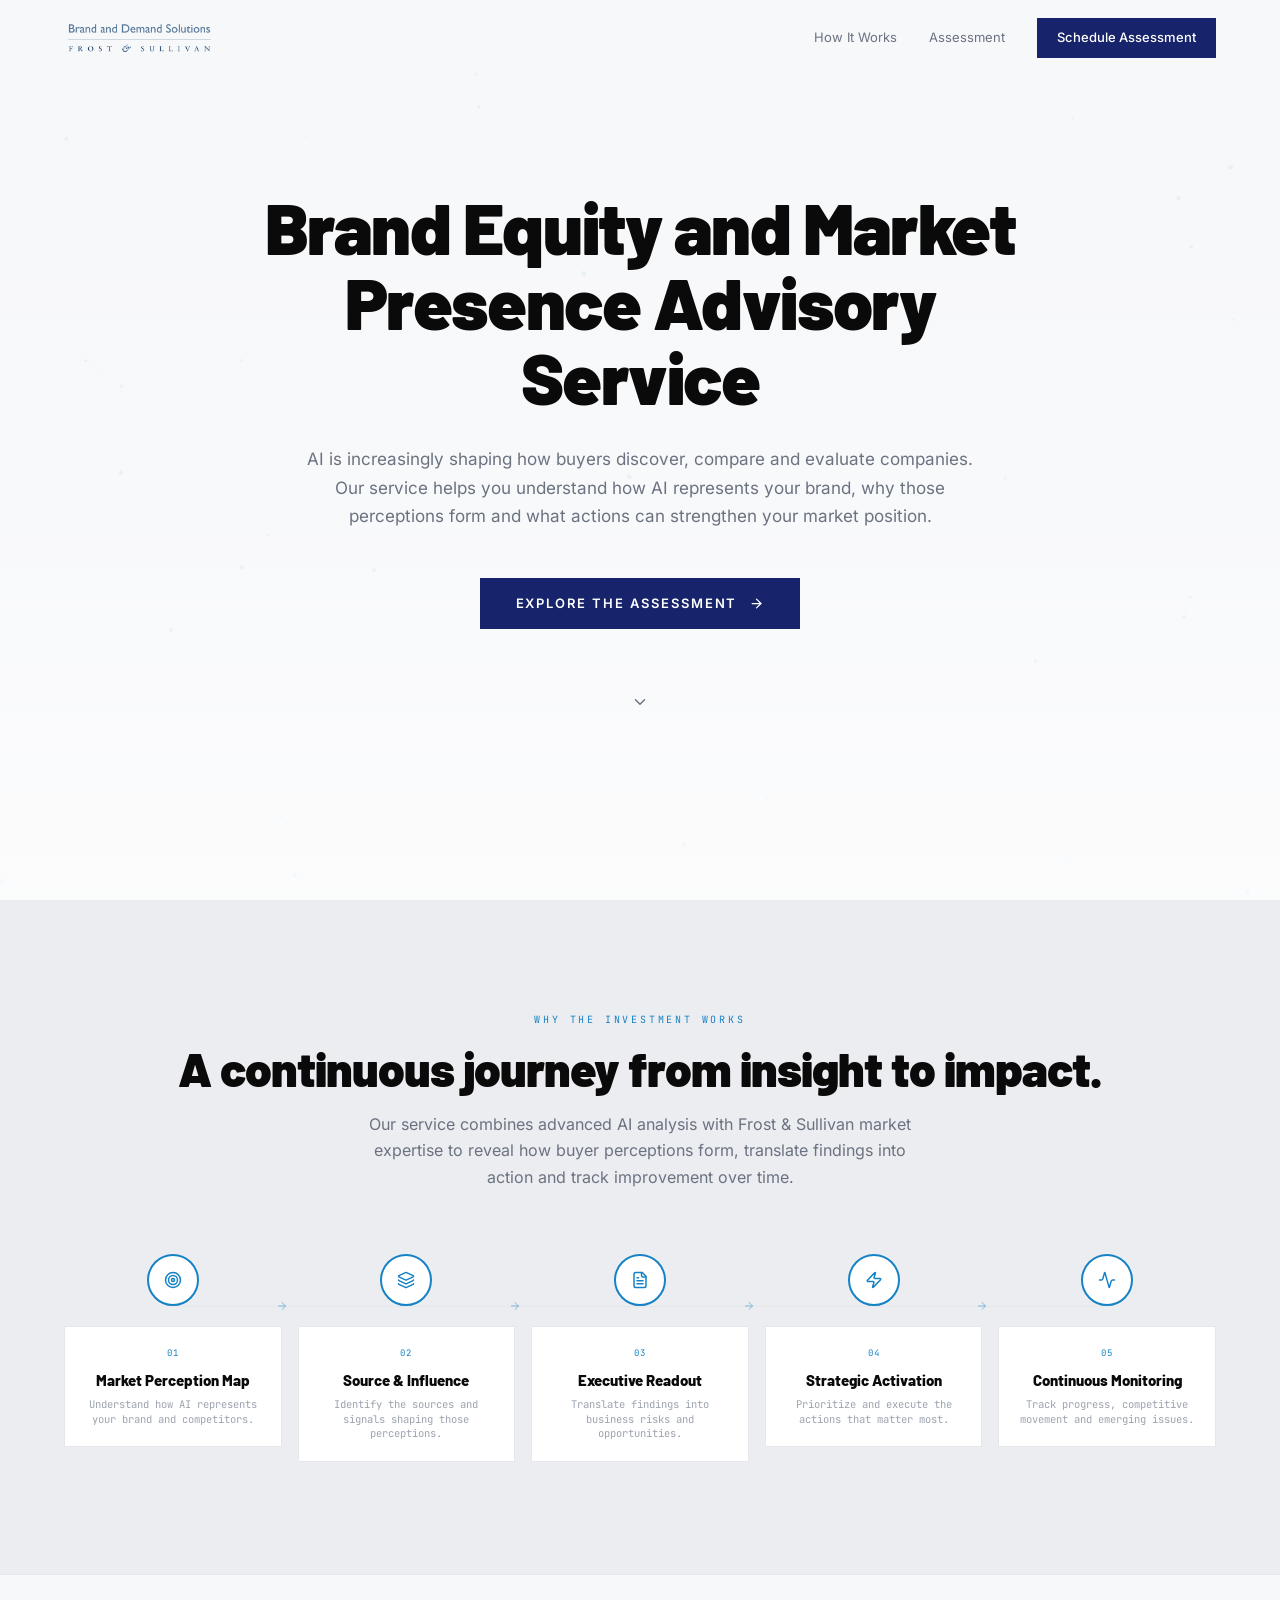
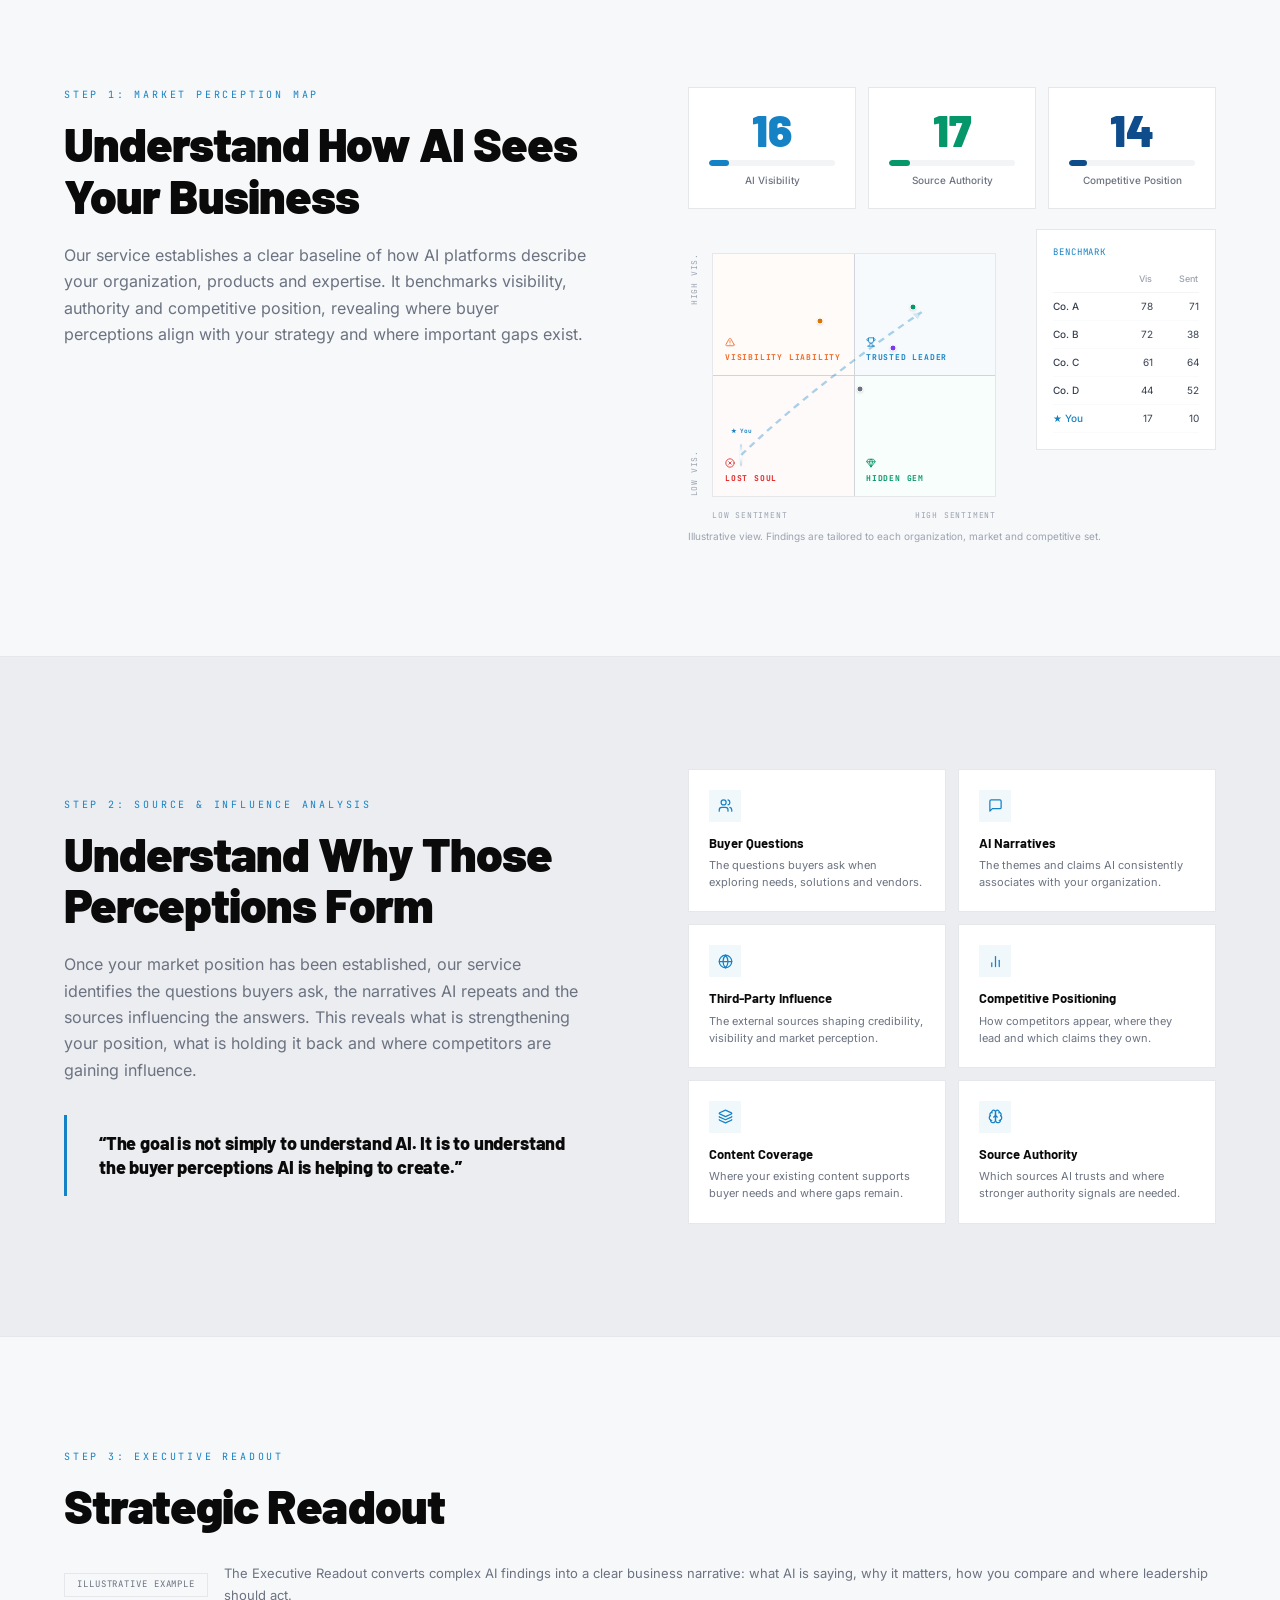
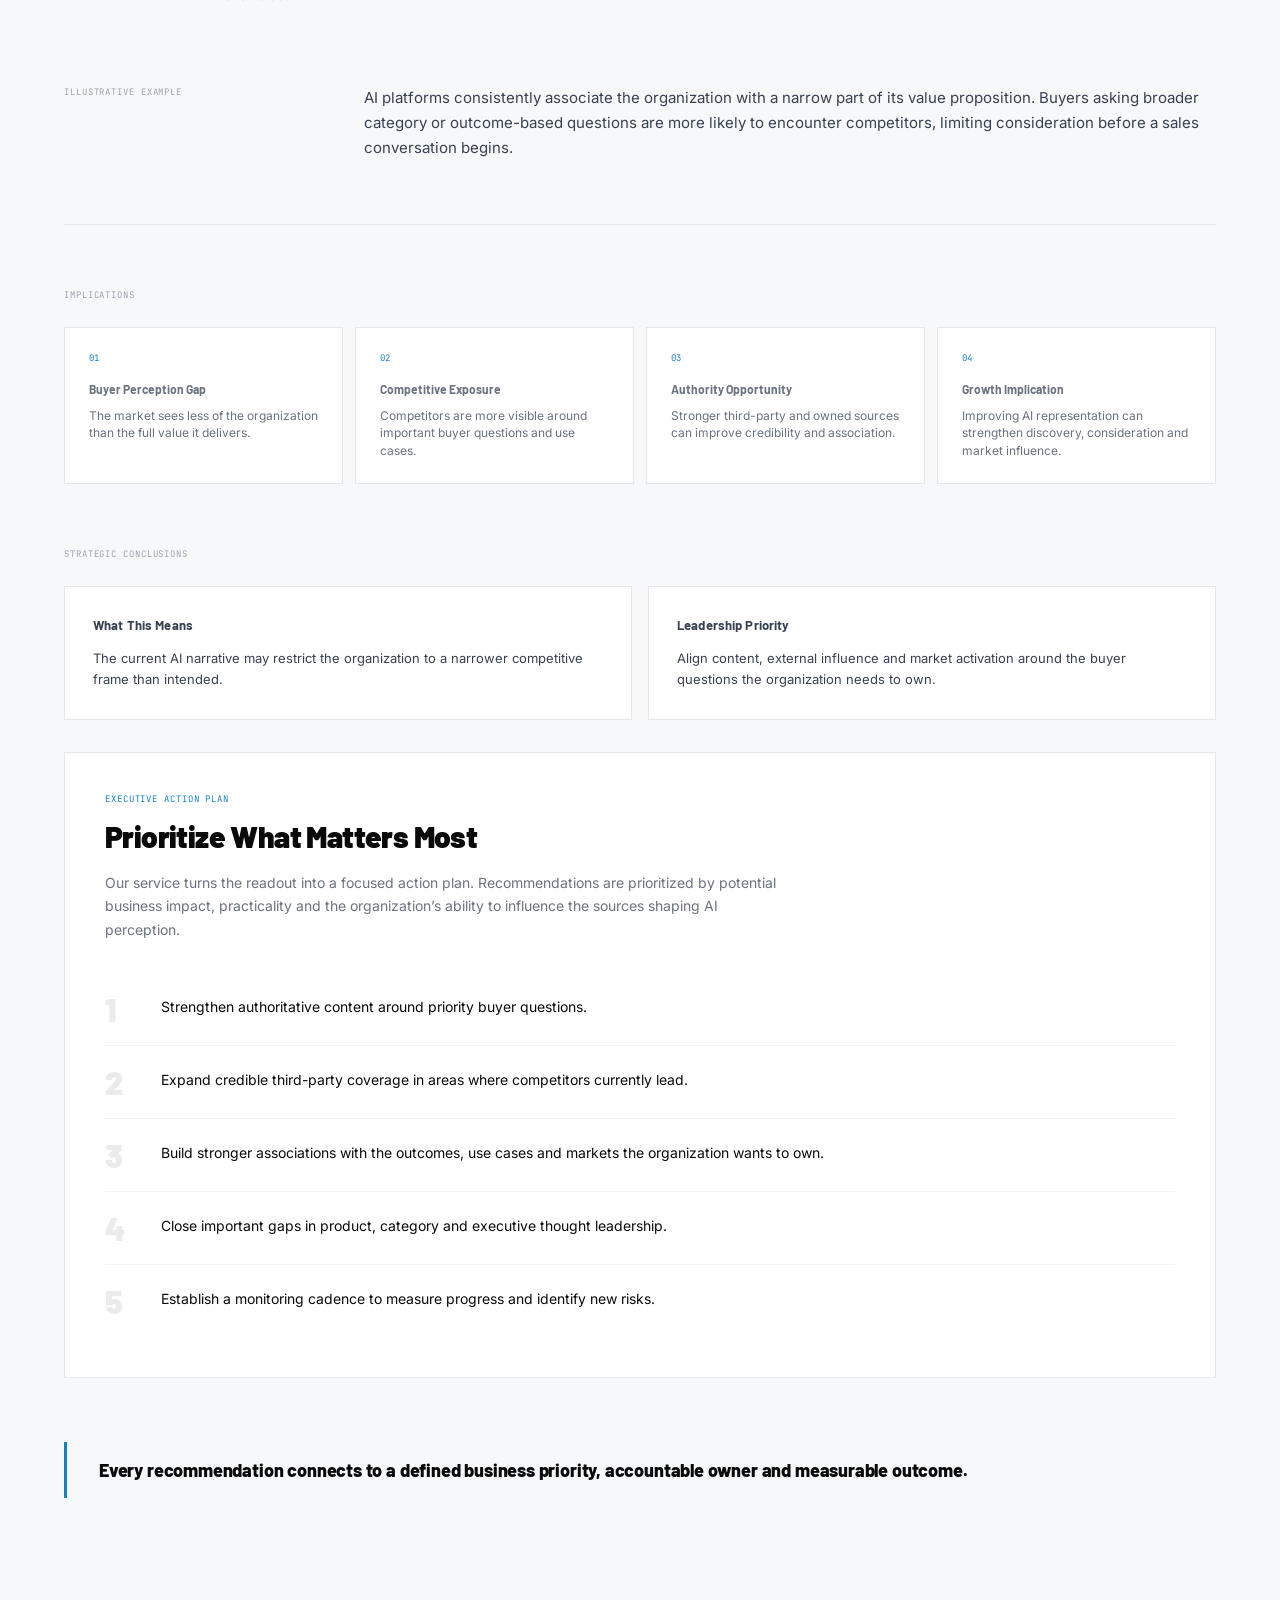
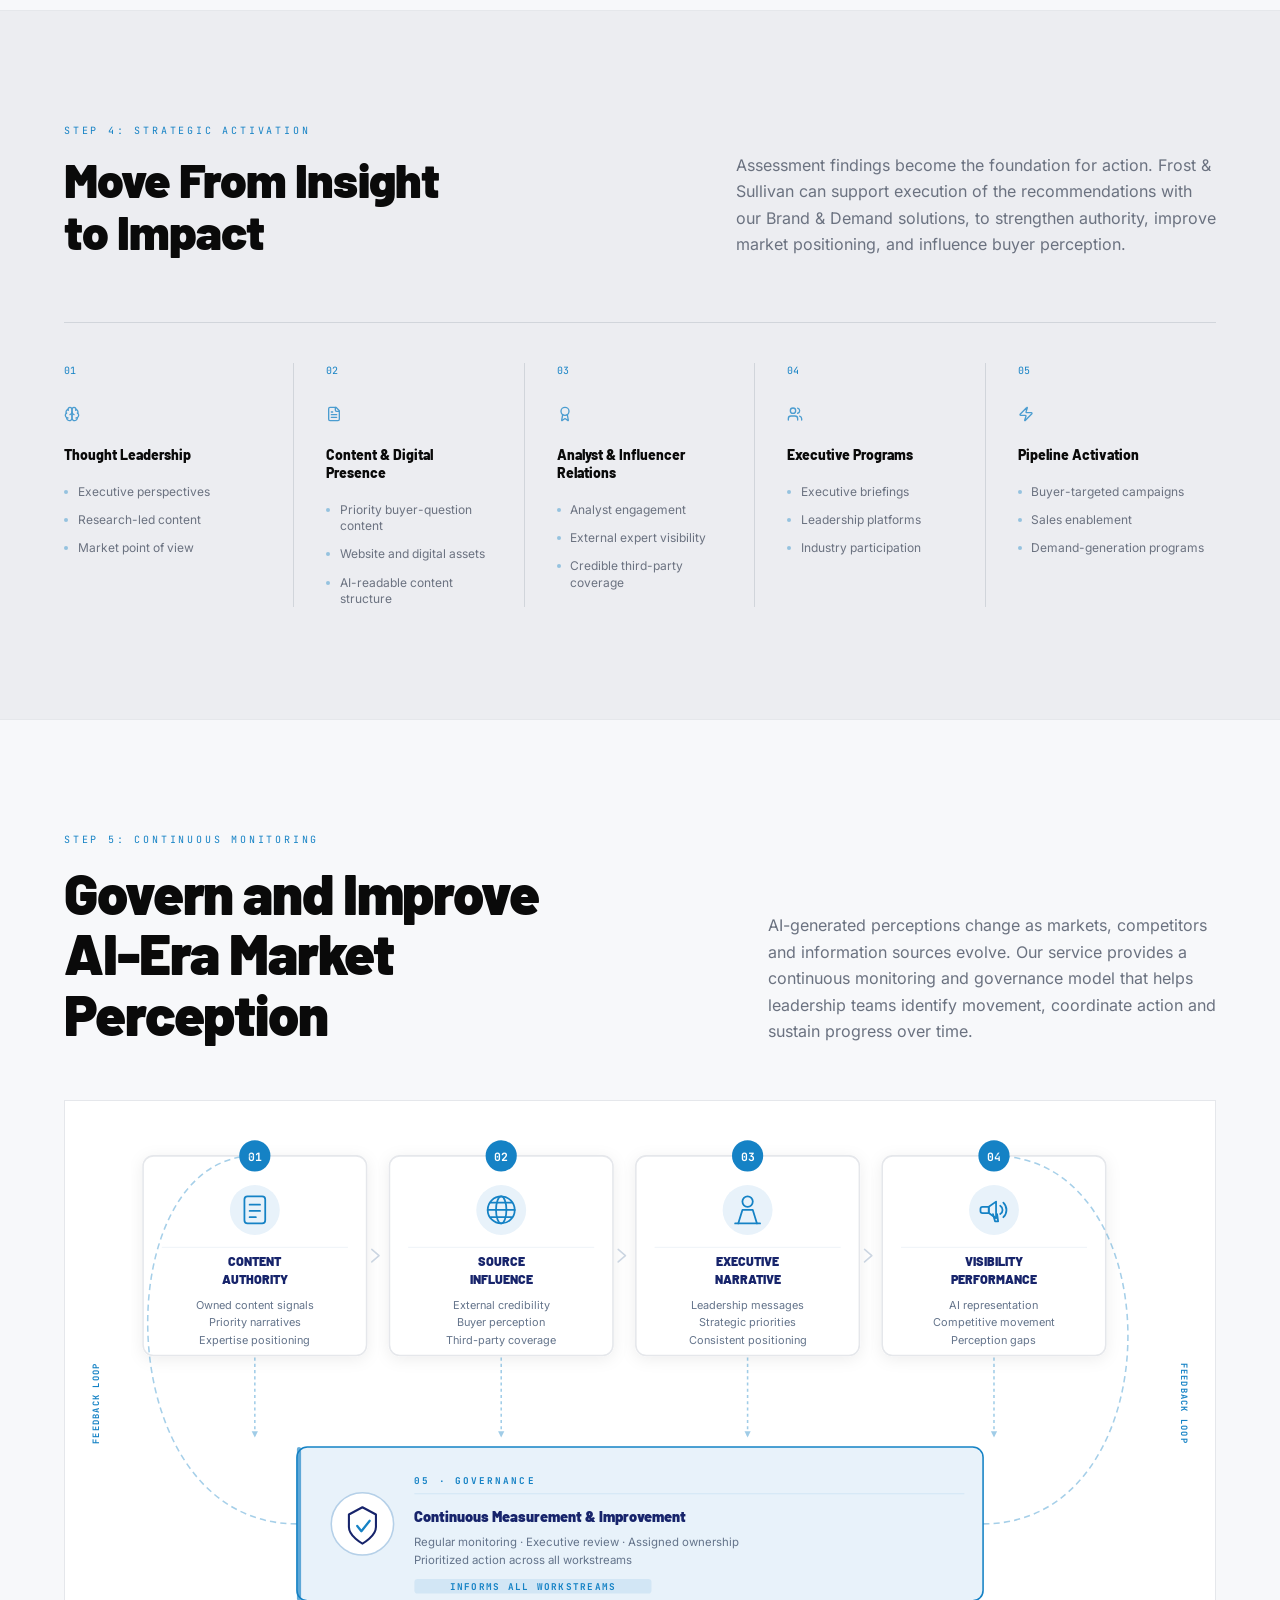
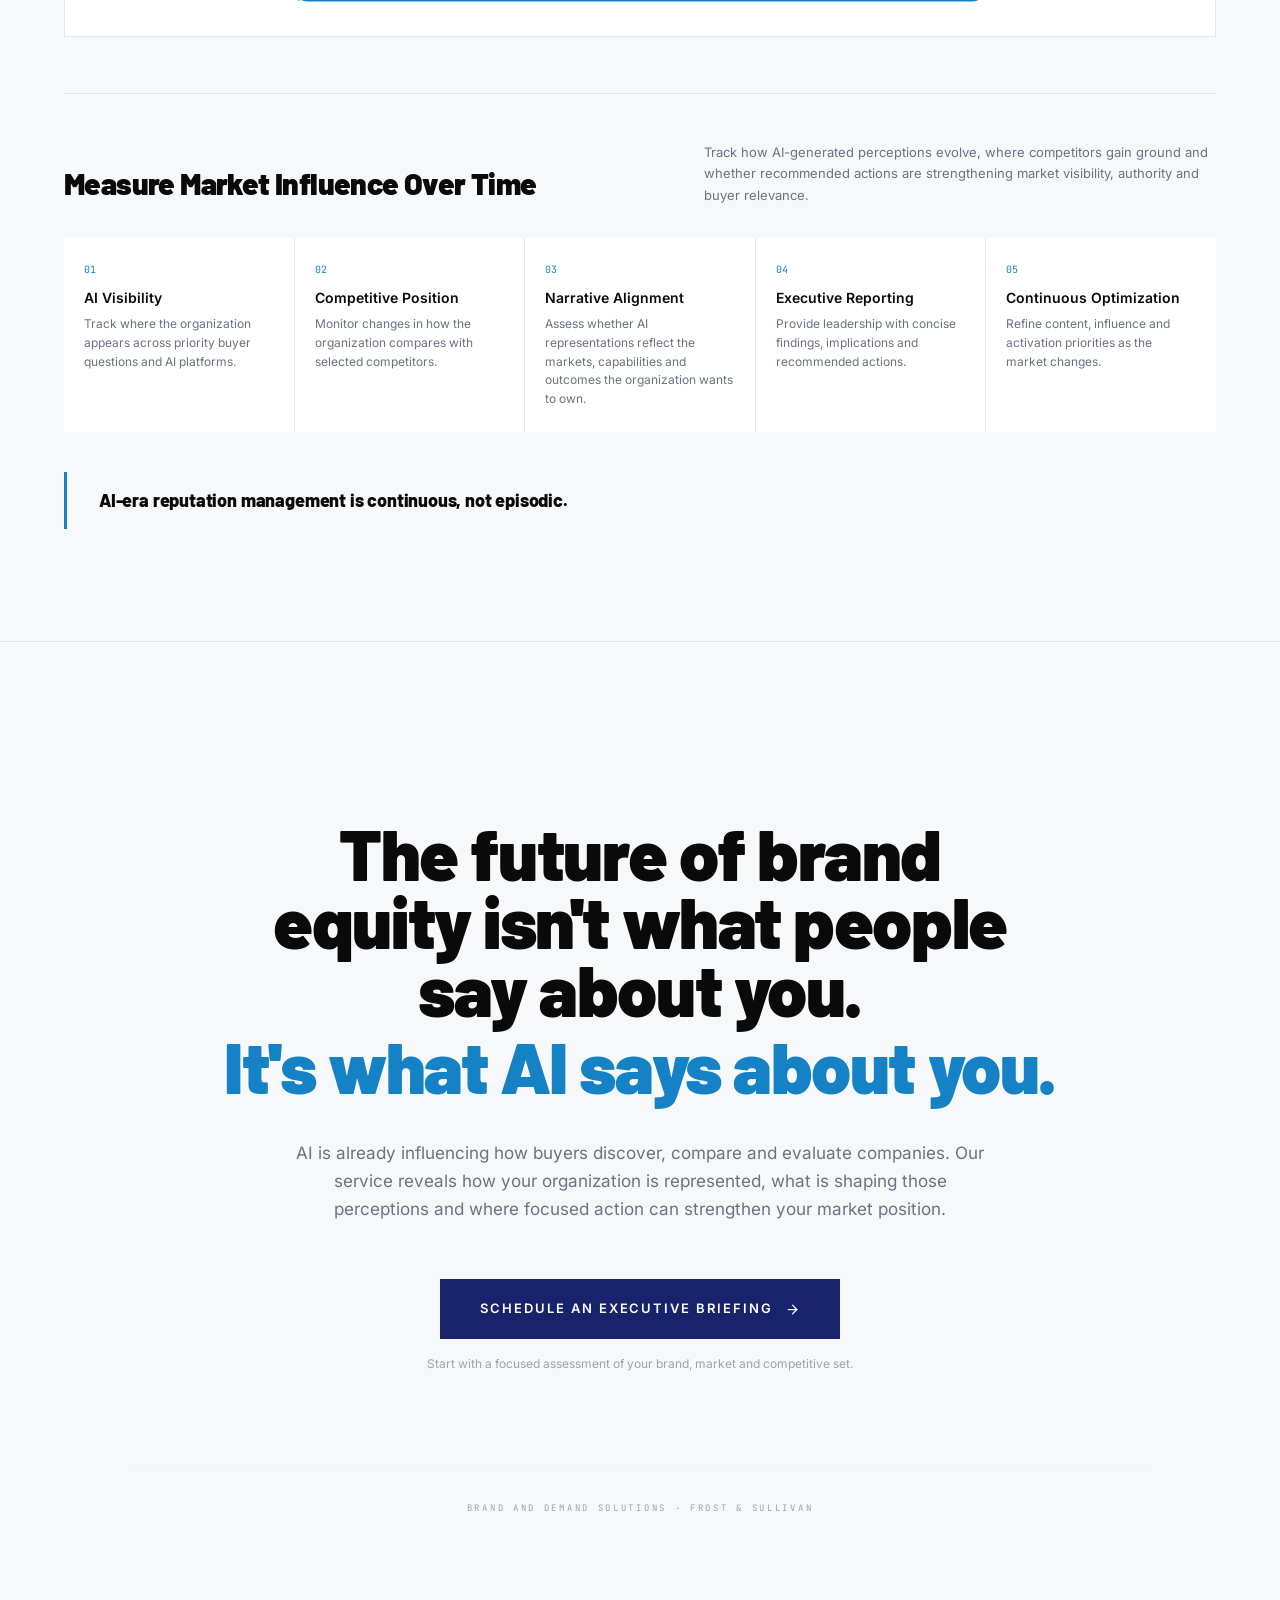
<file: index-v2.html>
<!doctype html>
<html lang="en" class="no-js">
<head>
<meta charset="utf-8" />
<meta name="viewport" content="width=device-width, initial-scale=1" />
<title>[v2] Brand Equity &amp; Market Presence Advisory — Frost &amp; Sullivan</title>
<meta name="description" content="AI is increasingly shaping how buyers discover, compare and evaluate companies. Our service helps you understand how AI represents your brand, why those perceptions form and what actions can strengthen your market position." />
<meta name="robots" content="noindex, nofollow" />
<meta name="googlebot" content="noindex, nofollow" />
<meta name="theme-color" content="#1582c5" />
<link rel="icon" href="favicon.svg" type="image/svg+xml" />

<script>document.documentElement.className = document.documentElement.className.replace('no-js', 'js');</script>
<link rel="preload" as="font" type="font/woff2" href="assets/fonts/inter.woff2" crossorigin />
<link rel="preload" as="font" type="font/woff2" href="assets/fonts/barlow-900.woff2" crossorigin />
<link rel="stylesheet" href="assets/css/fonts.css" />
<link rel="stylesheet" href="assets/css/styles-v2.css" />
</head>
<body>

<!-- ============ NAV ============ -->
<header class="nav" id="nav">
  <div class="nav__inner">
    <a href="#top" aria-label="Frost &amp; Sullivan — Brand and Demand Solutions">
      <img class="nav__logo" src="assets/img/logo.png" width="1045" height="276"
           alt="Frost &amp; Sullivan — Brand and Demand Solutions" />
    </a>
    <nav class="nav__links" aria-label="Primary">
      <a class="nav__link" href="#how-it-works">How It Works</a>
      <a class="nav__link" href="#section-market-presence-map">Assessment</a>
      <a class="btn btn--nav" href="#final-cta">Schedule Assessment</a>
    </nav>
  </div>
</header>

<main id="top">

<!-- ============ HERO ============ -->
<section class="hero">
  <canvas class="hero__canvas" id="hero-canvas" aria-hidden="true"></canvas>
  <div class="hero__veil" aria-hidden="true"></div>
  <div class="hero__inner">
    <h1 class="hero__title reveal" style="transition-delay:120ms">Brand Equity and Market Presence Advisory Service</h1>
    <p class="hero__text reveal" style="transition-delay:240ms">
      AI is increasingly shaping how buyers discover, compare and evaluate companies. Our service helps you
      understand how AI represents your brand, why those perceptions form and what actions can strengthen your
      market position.
    </p>
    <p class="reveal" style="transition-delay:360ms">
      <a class="btn btn--lg" href="#how-it-works">
        Explore the Assessment <span class="ico btn__ico" data-icon="arrow-right"></span>
      </a>
    </p>
    <div class="hero__scroll reveal" style="transition-delay:520ms" aria-hidden="true">
      <span class="ico" data-icon="chevron-down"></span>
    </div>
  </div>
</section>

<!-- ============ 01 · HOW IT WORKS ============ -->
<section class="section section--alt section--flush" id="how-it-works">
  <div class="container">
    <div class="reveal" style="text-align:center;margin-bottom:4rem">
      <p class="eyebrow">Why the Investment Works</p>
      <h2 class="h2">A continuous journey from insight to impact.</h2>
      <p class="lead measure" style="margin-inline:auto;margin-top:1rem">
        Our service combines advanced AI analysis with Frost &amp; Sullivan market expertise to reveal how buyer
        perceptions form, translate findings into action and track improvement over time.
      </p>
    </div>

    <div class="steps">
      <div class="steps__line" aria-hidden="true"></div>
      <div class="steps__grid">
        <a class="step reveal" href="#section-market-presence-map">
          <span class="step__badge"><span><span class="ico" data-icon="target"></span></span></span>
          <span class="step__card">
            <span class="step__num">01</span>
            <span class="step__name">Market Perception Map</span>
            <span class="step__tag">Understand how AI represents your brand and competitors.</span>
          </span>
          <span class="step__arrow" aria-hidden="true"><span class="ico" data-icon="arrow-right"></span></span>
        </a>
        <a class="step reveal" href="#section-funnel-analysis" style="transition-delay:70ms">
          <span class="step__badge"><span><span class="ico" data-icon="layers"></span></span></span>
          <span class="step__card">
            <span class="step__num">02</span>
            <span class="step__name">Source &amp; Influence</span>
            <span class="step__tag">Identify the sources and signals shaping those perceptions.</span>
          </span>
          <span class="step__arrow" aria-hidden="true"><span class="ico" data-icon="arrow-right"></span></span>
        </a>
        <a class="step reveal" href="#section-executive-brief" style="transition-delay:140ms">
          <span class="step__badge"><span><span class="ico" data-icon="file-text"></span></span></span>
          <span class="step__card">
            <span class="step__num">03</span>
            <span class="step__name">Executive Readout</span>
            <span class="step__tag">Translate findings into business risks and opportunities.</span>
          </span>
          <span class="step__arrow" aria-hidden="true"><span class="ico" data-icon="arrow-right"></span></span>
        </a>
        <a class="step reveal" href="#section-brand-and-demand" style="transition-delay:210ms">
          <span class="step__badge"><span><span class="ico" data-icon="zap"></span></span></span>
          <span class="step__card">
            <span class="step__num">04</span>
            <span class="step__name">Strategic Activation</span>
            <span class="step__tag">Prioritize and execute the actions that matter most.</span>
          </span>
          <span class="step__arrow" aria-hidden="true"><span class="ico" data-icon="arrow-right"></span></span>
        </a>
        <a class="step reveal" href="#section-monitoring" style="transition-delay:280ms">
          <span class="step__badge"><span><span class="ico" data-icon="activity"></span></span></span>
          <span class="step__card">
            <span class="step__num">05</span>
            <span class="step__name">Continuous Monitoring</span>
            <span class="step__tag">Track progress, competitive movement and emerging issues.</span>
          </span>
        </a>
      </div>
    </div>
  </div>
</section>

<!-- ============ 02 · MARKET PRESENCE MAP ============ -->
<section class="section section--plain" id="section-market-presence-map">
  <div class="container">
    <div class="split split--top">
      <div class="reveal reveal--left">
        <p class="eyebrow">Step 1: Market Perception Map</p>
        <h2 class="h2">Understand How AI Sees Your Business</h2>
        <p class="lead" style="margin-top:1.25rem">
          Our service establishes a clear baseline of how AI platforms describe your organization, products and
          expertise. It benchmarks visibility, authority and competitive position, revealing where buyer
          perceptions align with your strategy and where important gaps exist.
        </p>
      </div>

      <div class="reveal reveal--right" style="transition-delay:120ms">
        <div class="scorecards">
          <div class="scorecard">
            <div class="scorecard__val" style="color:#1582c5">16</div>
            <div class="bar"><span style="width:16%;background:#1582c5"></span></div>
            <p class="scorecard__label">AI Visibility</p>
          </div>
          <div class="scorecard">
            <div class="scorecard__val" style="color:#059669">17</div>
            <div class="bar"><span style="width:17%;background:#059669"></span></div>
            <p class="scorecard__label">Source Authority</p>
          </div>
          <div class="scorecard">
            <div class="scorecard__val" style="color:#0e4c8b">14</div>
            <div class="bar"><span style="width:14%;background:#0e4c8b"></span></div>
            <p class="scorecard__label">Competitive Position</p>
          </div>
        </div>

        <div class="qwrap">
          <div class="quadrant">
            <div class="quadrant__box">
              <div class="quad quad--liability">
                <div class="quad__inner">
                  <span class="ico" data-icon="alert-triangle"></span>
                  <span class="quad__label">Visibility Liability</span>
                  <p class="quad__desc">High visibility, negative sentiment.</p>
                </div>
              </div>
              <div class="quad quad--trusted">
                <div class="quad__inner">
                  <span class="ico" data-icon="trophy"></span>
                  <span class="quad__label">Trusted Leader</span>
                  <p class="quad__desc">High visibility, positive sentiment.</p>
                </div>
              </div>
              <div class="quad quad--lost">
                <div class="quad__inner">
                  <span class="ico" data-icon="x-circle"></span>
                  <span class="quad__label">Lost Soul</span>
                  <p class="quad__desc">Low visibility, negative sentiment.</p>
                </div>
              </div>
              <div class="quad quad--gem">
                <div class="quad__inner">
                  <span class="ico" data-icon="gem"></span>
                  <span class="quad__label">Hidden Gem</span>
                  <p class="quad__desc">Low visibility, positive sentiment.</p>
                </div>
              </div>

              <div class="quadrant__cross-v" aria-hidden="true"></div>
              <div class="quadrant__cross-h" aria-hidden="true"></div>

              <div class="dot" style="left:71%;top:22%;width:7px;height:7px;background:#059669" title="Competitor A"></div>
              <div class="dot" style="left:38%;top:28%;width:7px;height:7px;background:#d97706" title="Competitor B"></div>
              <div class="dot" style="left:64%;top:39%;width:7px;height:7px;background:#7c3aed" title="Competitor C"></div>
              <div class="dot" style="left:52%;top:56%;width:7px;height:7px;background:#6b7280" title="Competitor D"></div>
              <div class="dot--you" style="left:10%;top:83%" title="Your Company">
                <span class="dot__tag">★ You</span>
                <span class="dot"></span>
              </div>

              <svg class="quadrant__svg" viewBox="0 0 100 100" preserveAspectRatio="none" aria-hidden="true">
                <defs>
                  <marker id="qm-arr" viewBox="0 0 6 6" refX="5" refY="3" markerWidth="4" markerHeight="4" orient="auto">
                    <path d="M 0 0.5 L 5 3 L 0 5.5 z" fill="#1582c5" opacity="0.45" />
                  </marker>
                </defs>
                <path d="M 10 83 Q 36 54 74 24" fill="none" stroke="#1582c5" stroke-width="0.9"
                      stroke-dasharray="2.5 2" opacity="0.35" marker-end="url(#qm-arr)" />
              </svg>
            </div>

            <div class="quadrant__cap-x">
              <span class="cap-axis">Low Sentiment</span>
              <span class="cap-axis">High Sentiment</span>
            </div>
            <div class="quadrant__cap-y">
              <span class="cap-axis cap-axis--v">High Vis.</span>
              <span class="cap-axis cap-axis--v">Low Vis.</span>
            </div>
          </div>

          <div class="benchmark">
            <p class="benchmark__title">Benchmark</p>
            <table>
              <thead>
                <tr><th></th><th>Vis</th><th>Sent</th></tr>
              </thead>
              <tbody>
                <tr><td>Co. A</td><td>78</td><td>71</td></tr>
                <tr><td>Co. B</td><td>72</td><td>38</td></tr>
                <tr><td>Co. C</td><td>61</td><td>64</td></tr>
                <tr><td>Co. D</td><td>44</td><td>52</td></tr>
                <tr class="is-you"><td>★ You</td><td>17</td><td>10</td></tr>
              </tbody>
            </table>
          </div>
        </div>
        <p class="note">Illustrative view. Findings are tailored to each organization, market and competitive set.</p>
      </div>
    </div>
  </div>
</section>

<!-- ============ 03 · FUNNEL ANALYSIS ============ -->
<section class="section section--alt" id="section-funnel-analysis">
  <div class="container">
    <div class="split split--center">
      <div class="reveal reveal--left">
        <p class="eyebrow">Step 2: Source &amp; Influence Analysis</p>
        <h2 class="h2">Understand Why Those Perceptions Form</h2>
        <p class="lead" style="margin-top:1.25rem;margin-bottom:2rem">
          Once your market position has been established, our service identifies the questions buyers ask, the
          narratives AI repeats and the sources influencing the answers. This reveals what is strengthening your
          position, what is holding it back and where competitors are gaining influence.
        </p>
        <div class="pullquote">
          <p>&ldquo;The goal is not simply to understand AI. It is to understand the buyer perceptions AI is helping to create.&rdquo;</p>
        </div>
      </div>

      <div class="reveal reveal--right" style="transition-delay:120ms">
        <div class="cardgrid">
          <article class="card">
            <div class="card__icon"><span class="ico" data-icon="users"></span></div>
            <h3 class="card__title">Buyer Questions</h3>
            <p class="card__text">The questions buyers ask when exploring needs, solutions and vendors.</p>
          </article>
          <article class="card">
            <div class="card__icon"><span class="ico" data-icon="message-square"></span></div>
            <h3 class="card__title">AI Narratives</h3>
            <p class="card__text">The themes and claims AI consistently associates with your organization.</p>
          </article>
          <article class="card">
            <div class="card__icon"><span class="ico" data-icon="globe"></span></div>
            <h3 class="card__title">Third-Party Influence</h3>
            <p class="card__text">The external sources shaping credibility, visibility and market perception.</p>
          </article>
          <article class="card">
            <div class="card__icon"><span class="ico" data-icon="bar-chart-2"></span></div>
            <h3 class="card__title">Competitive Positioning</h3>
            <p class="card__text">How competitors appear, where they lead and which claims they own.</p>
          </article>
          <article class="card">
            <div class="card__icon"><span class="ico" data-icon="layers"></span></div>
            <h3 class="card__title">Content Coverage</h3>
            <p class="card__text">Where your existing content supports buyer needs and where gaps remain.</p>
          </article>
          <article class="card">
            <div class="card__icon"><span class="ico" data-icon="brain"></span></div>
            <h3 class="card__title">Source Authority</h3>
            <p class="card__text">Which sources AI trusts and where stronger authority signals are needed.</p>
          </article>
        </div>
      </div>
    </div>
  </div>
</section>

<!-- ============ 04 · EXECUTIVE BRIEF ============ -->
<section class="section section--plain" id="section-executive-brief">
  <div class="container">
    <div class="reveal">
      <p class="eyebrow">Step 3: Executive Readout</p>
      <h2 class="h2">Strategic Readout</h2>
      <div class="brief__intro">
        <span class="tag">Illustrative Example</span>
        <p>The Executive Readout converts complex AI findings into a clear business narrative: what AI is saying,
          why it matters, how you compare and where leadership should act.</p>
      </div>
    </div>

    <div class="brief__block reveal" style="transition-delay:60ms">
      <div class="brief__row">
        <p class="kicker">Illustrative Example</p>
        <p class="brief__body">AI platforms consistently associate the organization with a narrow part of its value
          proposition. Buyers asking broader category or outcome-based questions are more likely to encounter
          competitors, limiting consideration before a sales conversation begins.</p>
      </div>
    </div>

    <div class="reveal" style="transition-delay:100ms;margin-bottom:4rem">
      <p class="kicker" style="margin-bottom:1.5rem">Implications</p>
      <div class="findings" style="margin-top:0">
        <div class="finding">
          <span class="finding__num">01</span>
          <p class="finding__title">Buyer Perception Gap</p>
          <p>The market sees less of the organization than the full value it delivers.</p>
        </div>
        <div class="finding">
          <span class="finding__num">02</span>
          <p class="finding__title">Competitive Exposure</p>
          <p>Competitors are more visible around important buyer questions and use cases.</p>
        </div>
        <div class="finding">
          <span class="finding__num">03</span>
          <p class="finding__title">Authority Opportunity</p>
          <p>Stronger third-party and owned sources can improve credibility and association.</p>
        </div>
        <div class="finding">
          <span class="finding__num">04</span>
          <p class="finding__title">Growth Implication</p>
          <p>Improving AI representation can strengthen discovery, consideration and market influence.</p>
        </div>
      </div>
    </div>

    <div class="reveal" style="transition-delay:140ms;margin-bottom:4rem">
      <p class="kicker">Strategic Conclusions</p>
      <div class="conclusions">
        <div class="conclusion">
          <p class="conclusion__label">What This Means</p>
          <p>The current AI narrative may restrict the organization to a narrower competitive frame than intended.</p>
        </div>
        <div class="conclusion">
          <p class="conclusion__label">Leadership Priority</p>
          <p>Align content, external influence and market activation around the buyer questions the organization
            needs to own.</p>
        </div>
      </div>

      <div class="plan-card">
        <p class="plan-card__label">Executive Action Plan</p>
        <h3 class="plan-card__title">Prioritize What Matters Most</h3>
        <p class="plan-card__intro">Our service turns the readout into a focused action plan. Recommendations are
          prioritized by potential business impact, practicality and the organization&rsquo;s ability to influence
          the sources shaping AI perception.</p>
        <div class="actions">
          <div class="action"><span class="action__num">1</span><span class="action__text">Strengthen authoritative content around priority buyer questions.</span></div>
          <div class="action"><span class="action__num">2</span><span class="action__text">Expand credible third-party coverage in areas where competitors currently lead.</span></div>
          <div class="action"><span class="action__num">3</span><span class="action__text">Build stronger associations with the outcomes, use cases and markets the organization wants to own.</span></div>
          <div class="action"><span class="action__num">4</span><span class="action__text">Close important gaps in product, category and executive thought leadership.</span></div>
          <div class="action"><span class="action__num">5</span><span class="action__text">Establish a monitoring cadence to measure progress and identify new risks.</span></div>
        </div>
      </div>
    </div>

    <div class="pullquote reveal" style="transition-delay:220ms">
      <p>Every recommendation connects to a defined business priority, accountable owner and measurable outcome.</p>
    </div>
  </div>
</section>

<!-- ============ 05 · BRAND & DEMAND ============ -->
<section class="section section--alt" id="section-brand-and-demand">
  <div class="container">
    <div class="reveal">
      <div class="bd-head">
        <div>
          <p class="eyebrow">Step 4: Strategic Activation</p>
          <h2 class="h2">Move From Insight<br />to Impact</h2>
        </div>
        <p class="lead">Assessment findings become the foundation for action. Frost &amp; Sullivan can support
          execution of the recommendations with our Brand &amp; Demand solutions, to strengthen authority, improve
          market positioning, and influence buyer perception.</p>
      </div>
    </div>

    <div class="bd-cols">
      <div class="bd-col reveal">
        <span class="bd-col__num">01</span>
        <span class="ico bd-col__icon" data-icon="brain"></span>
        <h3 class="bd-col__title">Thought Leadership</h3>
        <ul class="bd-col__list">
          <li><span>Executive perspectives</span></li>
          <li><span>Research-led content</span></li>
          <li><span>Market point of view</span></li>
        </ul>
      </div>
      <div class="bd-col reveal" style="transition-delay:60ms">
        <span class="bd-col__num">02</span>
        <span class="ico bd-col__icon" data-icon="file-text"></span>
        <h3 class="bd-col__title">Content &amp; Digital Presence</h3>
        <ul class="bd-col__list">
          <li><span>Priority buyer-question content</span></li>
          <li><span>Website and digital assets</span></li>
          <li><span>AI-readable content structure</span></li>
        </ul>
      </div>
      <div class="bd-col reveal" style="transition-delay:120ms">
        <span class="bd-col__num">03</span>
        <span class="ico bd-col__icon" data-icon="award"></span>
        <h3 class="bd-col__title">Analyst &amp; Influencer Relations</h3>
        <ul class="bd-col__list">
          <li><span>Analyst engagement</span></li>
          <li><span>External expert visibility</span></li>
          <li><span>Credible third-party coverage</span></li>
        </ul>
      </div>
      <div class="bd-col reveal" style="transition-delay:180ms">
        <span class="bd-col__num">04</span>
        <span class="ico bd-col__icon" data-icon="users"></span>
        <h3 class="bd-col__title">Executive Programs</h3>
        <ul class="bd-col__list">
          <li><span>Executive briefings</span></li>
          <li><span>Leadership platforms</span></li>
          <li><span>Industry participation</span></li>
        </ul>
      </div>
      <div class="bd-col reveal" style="transition-delay:240ms">
        <span class="bd-col__num">05</span>
        <span class="ico bd-col__icon" data-icon="zap"></span>
        <h3 class="bd-col__title">Pipeline Activation</h3>
        <ul class="bd-col__list">
          <li><span>Buyer-targeted campaigns</span></li>
          <li><span>Sales enablement</span></li>
          <li><span>Demand-generation programs</span></li>
        </ul>
      </div>
    </div>
  </div>
</section>

<!-- ============ 06 · MONITORING ============ -->
<section class="section section--plain" id="section-monitoring">
  <div class="container">
    <div class="reveal">
      <p class="eyebrow">Step 5: Continuous Monitoring</p>
      <div class="mon-head">
        <h2 class="h2 h2--lg">Govern and Improve<br />AI-Era Market Perception</h2>
        <p class="lead">AI-generated perceptions change as markets, competitors and information sources evolve. Our
          service provides a continuous monitoring and governance model that helps leadership teams identify
          movement, coordinate action and sustain progress over time.</p>
      </div>
    </div>

    <div class="graphic reveal" style="transition-delay:60ms">
      <div class="graphic__scroll">
        <svg viewBox="0 0 1060 468" width="100%" role="img"
             aria-label="Governance workflow: four workstreams — content authority, source influence, executive narrative and visibility performance — feeding a continuous governance and measurement loop.">
          <defs>
            <filter id="gfx-sh" x="-5%" y="-10%" width="115%" height="130%">
              <feDropShadow dx="0" dy="3" stdDeviation="7" flood-color="#0a1628" flood-opacity="0.07" />
            </filter>
            <marker id="gfx-dn" viewBox="0 0 10 10" refX="8" refY="5" markerWidth="5" markerHeight="5" orient="auto">
              <path d="M 0 1 L 8 5 L 0 9 z" fill="#1582c5" />
            </marker>
            <marker id="gfx-fb" viewBox="0 0 10 10" refX="8" refY="5" markerWidth="5" markerHeight="5" orient="auto">
              <path d="M 0 1 L 8 5 L 0 9 z" fill="#1582c5" opacity="0.5" />
            </marker>
          </defs>

          <g transform="translate(52, 22)">
            <rect width="215" height="192" rx="10" fill="#fff" stroke="#e5e7eb" stroke-width="1.5" filter="url(#gfx-sh)" />
            <circle cx="107.5" cy="0" r="15" fill="#1582c5" />
            <text x="107.5" y="5" font-size="11" font-weight="700" fill="#fff" text-anchor="middle" font-family="'JetBrains Mono',monospace">01</text>
            <circle cx="107.5" cy="52" r="24" fill="#e8f2fa" />
            <g transform="translate(107.5, 52)" stroke="#1582c5" stroke-width="1.7" fill="none" stroke-linecap="round" stroke-linejoin="round">
              <rect x="-10" y="-13" width="20" height="26" rx="3" />
              <line x1="-5" y1="-5" x2="5" y2="-5" /><line x1="-5" y1="1" x2="5" y2="1" /><line x1="-5" y1="7" x2="1" y2="7" />
            </g>
            <line x1="18" y1="88" x2="197" y2="88" stroke="#f1f5f9" stroke-width="1" />
            <text x="107.5" y="106" font-size="12" font-weight="900" fill="#17246b" text-anchor="middle" font-family="'Barlow',sans-serif">CONTENT</text>
            <text x="107.5" y="123" font-size="12" font-weight="900" fill="#17246b" text-anchor="middle" font-family="'Barlow',sans-serif">AUTHORITY</text>
            <text x="107.5" y="147" font-size="10.5" fill="#64748b" text-anchor="middle">Owned content signals</text>
            <text x="107.5" y="164" font-size="10.5" fill="#64748b" text-anchor="middle">Priority narratives</text>
            <text x="107.5" y="181" font-size="10.5" fill="#64748b" text-anchor="middle">Expertise positioning</text>
          </g>
          <g transform="translate(289, 22)">
            <rect width="215" height="192" rx="10" fill="#fff" stroke="#e5e7eb" stroke-width="1.5" filter="url(#gfx-sh)" />
            <circle cx="107.5" cy="0" r="15" fill="#1582c5" />
            <text x="107.5" y="5" font-size="11" font-weight="700" fill="#fff" text-anchor="middle" font-family="'JetBrains Mono',monospace">02</text>
            <circle cx="107.5" cy="52" r="24" fill="#e8f2fa" />
            <g transform="translate(107.5, 52)" stroke="#1582c5" stroke-width="1.7" fill="none" stroke-linecap="round">
              <circle cx="0" cy="0" r="13" /><ellipse cx="0" cy="0" rx="5" ry="13" />
              <line x1="-13" y1="0" x2="13" y2="0" /><line x1="-10" y1="-7" x2="10" y2="-7" /><line x1="-10" y1="7" x2="10" y2="7" />
            </g>
            <line x1="18" y1="88" x2="197" y2="88" stroke="#f1f5f9" stroke-width="1" />
            <text x="107.5" y="106" font-size="12" font-weight="900" fill="#17246b" text-anchor="middle" font-family="'Barlow',sans-serif">SOURCE</text>
            <text x="107.5" y="123" font-size="12" font-weight="900" fill="#17246b" text-anchor="middle" font-family="'Barlow',sans-serif">INFLUENCE</text>
            <text x="107.5" y="147" font-size="10.5" fill="#64748b" text-anchor="middle">External credibility</text>
            <text x="107.5" y="164" font-size="10.5" fill="#64748b" text-anchor="middle">Buyer perception</text>
            <text x="107.5" y="181" font-size="10.5" fill="#64748b" text-anchor="middle">Third-party coverage</text>
          </g>
          <g transform="translate(526, 22)">
            <rect width="215" height="192" rx="10" fill="#fff" stroke="#e5e7eb" stroke-width="1.5" filter="url(#gfx-sh)" />
            <circle cx="107.5" cy="0" r="15" fill="#1582c5" />
            <text x="107.5" y="5" font-size="11" font-weight="700" fill="#fff" text-anchor="middle" font-family="'JetBrains Mono',monospace">03</text>
            <circle cx="107.5" cy="52" r="24" fill="#e8f2fa" />
            <g transform="translate(107.5, 52)" stroke="#1582c5" stroke-width="1.7" fill="none" stroke-linecap="round" stroke-linejoin="round">
              <circle cx="0" cy="-8" r="5" /><path d="M -9 13 L -5 0 L 5 0 L 9 13" /><line x1="-12" y1="13" x2="12" y2="13" />
            </g>
            <line x1="18" y1="88" x2="197" y2="88" stroke="#f1f5f9" stroke-width="1" />
            <text x="107.5" y="106" font-size="12" font-weight="900" fill="#17246b" text-anchor="middle" font-family="'Barlow',sans-serif">EXECUTIVE</text>
            <text x="107.5" y="123" font-size="12" font-weight="900" fill="#17246b" text-anchor="middle" font-family="'Barlow',sans-serif">NARRATIVE</text>
            <text x="107.5" y="147" font-size="10.5" fill="#64748b" text-anchor="middle">Leadership messages</text>
            <text x="107.5" y="164" font-size="10.5" fill="#64748b" text-anchor="middle">Strategic priorities</text>
            <text x="107.5" y="181" font-size="10.5" fill="#64748b" text-anchor="middle">Consistent positioning</text>
          </g>
          <g transform="translate(763, 22)">
            <rect width="215" height="192" rx="10" fill="#fff" stroke="#e5e7eb" stroke-width="1.5" filter="url(#gfx-sh)" />
            <circle cx="107.5" cy="0" r="15" fill="#1582c5" />
            <text x="107.5" y="5" font-size="11" font-weight="700" fill="#fff" text-anchor="middle" font-family="'JetBrains Mono',monospace">04</text>
            <circle cx="107.5" cy="52" r="24" fill="#e8f2fa" />
            <g transform="translate(107.5, 52)" stroke="#1582c5" stroke-width="1.7" fill="none" stroke-linecap="round" stroke-linejoin="round">
              <path d="M -5 -3 L 2 -8 L 2 8 L -5 3 Z" />
              <path d="M -11 -3 L -5 -3 L -5 3 L -11 3 A 2 2 0 0 1 -13 1 L -13 -1 A 2 2 0 0 1 -11 -3 Z" />
              <path d="M -1 4 L 1 11 L 4 11 L 3 4" /><path d="M 6 -4 C 9 -2 9 2 6 4" /><path d="M 9 -7 C 13 -3 13 3 9 7" />
            </g>
            <line x1="18" y1="88" x2="197" y2="88" stroke="#f1f5f9" stroke-width="1" />
            <text x="107.5" y="106" font-size="12" font-weight="900" fill="#17246b" text-anchor="middle" font-family="'Barlow',sans-serif">VISIBILITY</text>
            <text x="107.5" y="123" font-size="12" font-weight="900" fill="#17246b" text-anchor="middle" font-family="'Barlow',sans-serif">PERFORMANCE</text>
            <text x="107.5" y="147" font-size="10.5" fill="#64748b" text-anchor="middle">AI representation</text>
            <text x="107.5" y="164" font-size="10.5" fill="#64748b" text-anchor="middle">Competitive movement</text>
            <text x="107.5" y="181" font-size="10.5" fill="#64748b" text-anchor="middle">Perception gaps</text>
          </g>

          <path d="M 272 112 L 279 118 L 272 124" fill="none" stroke="#cbd5e1" stroke-width="1.5" stroke-linecap="round" stroke-linejoin="round" />
          <path d="M 509 112 L 516 118 L 509 124" fill="none" stroke="#cbd5e1" stroke-width="1.5" stroke-linecap="round" stroke-linejoin="round" />
          <path d="M 746 112 L 753 118 L 746 124" fill="none" stroke="#cbd5e1" stroke-width="1.5" stroke-linecap="round" stroke-linejoin="round" />

          <line x1="159.5" y1="216" x2="159.5" y2="293" stroke="#1582c5" stroke-width="1.5" stroke-dasharray="3 3" marker-end="url(#gfx-dn)" opacity="0.4" />
          <line x1="396.5" y1="216" x2="396.5" y2="293" stroke="#1582c5" stroke-width="1.5" stroke-dasharray="3 3" marker-end="url(#gfx-dn)" opacity="0.4" />
          <line x1="633.5" y1="216" x2="633.5" y2="293" stroke="#1582c5" stroke-width="1.5" stroke-dasharray="3 3" marker-end="url(#gfx-dn)" opacity="0.4" />
          <line x1="870.5" y1="216" x2="870.5" y2="293" stroke="#1582c5" stroke-width="1.5" stroke-dasharray="3 3" marker-end="url(#gfx-dn)" opacity="0.4" />

          <g transform="translate(200, 302)">
            <rect width="660" height="148" rx="10" fill="#e8f2fa" stroke="#1582c5" stroke-width="1.5" />
            <rect x="0" y="0" width="4" height="148" rx="2" fill="#1582c5" opacity="0.65" />
            <circle cx="63" cy="74" r="30" fill="#fff" stroke="#b5d0e8" stroke-width="1.5" />
            <g transform="translate(63, 74)" stroke="#17246b" stroke-width="2" fill="none" stroke-linejoin="round">
              <path d="M 0 -16 L -13 -9 L -13 3 C -13 12 0 19 0 19 C 0 19 13 12 13 3 L 13 -9 Z" />
              <path d="M -5 2 L -1 7 L 7 -3" stroke="#1582c5" stroke-width="2.2" stroke-linecap="round" />
            </g>
            <text x="113" y="36" font-size="9" font-weight="700" fill="#1582c5" letter-spacing="2" font-family="'JetBrains Mono',monospace">05 · GOVERNANCE</text>
            <line x1="113" y1="45" x2="642" y2="45" stroke="#1582c5" stroke-width="0.5" opacity="0.2" />
            <text x="113" y="72" font-size="14" font-weight="900" fill="#17246b" font-family="'Barlow',sans-serif">Continuous Measurement &amp; Improvement</text>
            <text x="113" y="95" font-size="11" fill="#64748b">Regular monitoring · Executive review · Assigned ownership</text>
            <text x="113" y="113" font-size="11" fill="#64748b">Prioritized action across all workstreams</text>
            <rect x="113" y="127" width="228" height="14" rx="3" fill="#1582c5" opacity="0.1" />
            <text x="227" y="138" font-size="9" font-weight="700" fill="#1582c5" text-anchor="middle" letter-spacing="1.2" font-family="'JetBrains Mono',monospace">INFORMS ALL WORKSTREAMS</text>
          </g>

          <path d="M 200 376 C 16 376 16 22 159.5 22" fill="none" stroke="#1582c5" stroke-width="1.5" stroke-dasharray="6 4" marker-end="url(#gfx-fb)" opacity="0.38" />
          <path d="M 860 376 C 1044 376 1044 22 870.5 22" fill="none" stroke="#1582c5" stroke-width="1.5" stroke-dasharray="6 4" marker-end="url(#gfx-fb)" opacity="0.38" />

          <text font-size="8.5" font-weight="700" fill="#1582c5" letter-spacing="1.2" font-family="'JetBrains Mono',monospace" transform="translate(10, 260) rotate(-90)" text-anchor="middle">FEEDBACK LOOP</text>
          <text font-size="8.5" font-weight="700" fill="#1582c5" letter-spacing="1.2" font-family="'JetBrains Mono',monospace" transform="translate(1050, 260) rotate(90)" text-anchor="middle">FEEDBACK LOOP</text>
        </svg>
      </div>
    </div>

    <div class="mon-sub reveal" style="transition-delay:100ms">
      <div class="mon-sub__head">
        <h3 class="h3">Measure Market Influence Over Time</h3>
        <p>Track how AI-generated perceptions evolve, where competitors gain ground and whether recommended actions
          are strengthening market visibility, authority and buyer relevance.</p>
      </div>
      <div class="strip strip--five">
        <div class="mcap"><span class="mcap__num">01</span><p class="mcap__title">AI Visibility</p><p class="mcap__text">Track where the organization appears across priority buyer questions and AI platforms.</p></div>
        <div class="mcap"><span class="mcap__num">02</span><p class="mcap__title">Competitive Position</p><p class="mcap__text">Monitor changes in how the organization compares with selected competitors.</p></div>
        <div class="mcap"><span class="mcap__num">03</span><p class="mcap__title">Narrative Alignment</p><p class="mcap__text">Assess whether AI representations reflect the markets, capabilities and outcomes the organization wants to own.</p></div>
        <div class="mcap"><span class="mcap__num">04</span><p class="mcap__title">Executive Reporting</p><p class="mcap__text">Provide leadership with concise findings, implications and recommended actions.</p></div>
        <div class="mcap"><span class="mcap__num">05</span><p class="mcap__title">Continuous Optimization</p><p class="mcap__text">Refine content, influence and activation priorities as the market changes.</p></div>
      </div>
    </div>

    <div class="pullquote reveal" style="transition-delay:160ms">
      <p>AI-era reputation management is continuous, not episodic.</p>
    </div>
  </div>
</section>

</main>

<!-- ============ FINAL CTA ============ -->
<section class="cta" id="final-cta">
  <div class="cta__inner reveal">
    <h2 class="cta__title">
      <span class="line-1">The future of brand equity isn't what people say about you.</span>
      <span class="line-2">It's what AI says about you.</span>
    </h2>
    <p class="cta__text">
      AI is already influencing how buyers discover, compare and evaluate companies. Our service reveals how your
      organization is represented, what is shaping those perceptions and where focused action can strengthen your
      market position.
    </p>
    <a class="btn btn--xl" href="mailto:bcotton@frost.com?subject=BEACON%20AI%20Brand%20Equity%20Assessment">
      Schedule an Executive Briefing <span class="ico btn__ico" data-icon="arrow-right"></span>
    </a>
    <p class="cta__note">Start with a focused assessment of your brand, market and competitive set.</p>
    <div class="cta__foot">
      <p>Brand and Demand Solutions · Frost &amp; Sullivan</p>
    </div>
  </div>
</section>

<script src="assets/js/main.js" defer></script>
</body>
</html>
</file>
<file: assets/css/fonts.css>
/* Self-hosted fonts — latin subset. Downloaded from Google Fonts (OFL). */

@font-face {
  font-family: 'Barlow';
  font-style: normal;
  font-weight: 700;
  font-display: swap;
  src: url('../fonts/barlow-700.woff2') format('woff2');
}
@font-face {
  font-family: 'Barlow';
  font-style: normal;
  font-weight: 800;
  font-display: swap;
  src: url('../fonts/barlow-800.woff2') format('woff2');
}
@font-face {
  font-family: 'Barlow';
  font-style: normal;
  font-weight: 900;
  font-display: swap;
  src: url('../fonts/barlow-900.woff2') format('woff2');
}

/* Inter & JetBrains Mono are variable fonts — one file covers every weight. */
@font-face {
  font-family: 'Inter';
  font-style: normal;
  font-weight: 100 900;
  font-display: swap;
  src: url('../fonts/inter.woff2') format('woff2');
}
@font-face {
  font-family: 'JetBrains Mono';
  font-style: normal;
  font-weight: 100 800;
  font-display: swap;
  src: url('../fonts/jetbrains-mono.woff2') format('woff2');
}
</file>
<file: assets/css/styles.css>
/* ==========================================================================
   Frost BEACON — landing styles (no framework, no build)
   ========================================================================== */

/* ---- Design tokens ---- */
:root {
  --blue: #0077c8;
  --blue-dark: #005fa3;
  --bg: #f7f8fa;
  --bg-alt: #ecedf1;
  --ink: #0a0a0a;
  --ink-soft: #374151;
  --muted: #6b7280;
  --muted-2: #9ca3af;
  --line: #e5e7eb;
  --line-soft: #f3f4f6;
  --navy: #0f2b5c;

  --f-sans: 'Inter', system-ui, -apple-system, 'Segoe UI', Roboto, Helvetica, Arial, sans-serif;
  --f-display: 'Barlow', 'Inter', system-ui, sans-serif;
  --f-mono: 'JetBrains Mono', ui-monospace, 'SFMono-Regular', Menlo, Consolas, monospace;

  --container: 1280px;
  --pad: 2rem;
}
@media (min-width: 1024px) { :root { --pad: 4rem; } }

/* ---- Reset ---- */
*, *::before, *::after { box-sizing: border-box; }
* { margin: 0; }
html { scroll-behavior: smooth; -webkit-text-size-adjust: 100%; }
body {
  font-family: var(--f-sans);
  color: var(--ink);
  background: var(--bg);
  line-height: 1.5;
  overflow-x: hidden;
  -webkit-font-smoothing: antialiased;
  text-rendering: optimizeLegibility;
}
img, svg, canvas { display: block; max-width: 100%; }
a { color: inherit; text-decoration: none; }
button { font: inherit; color: inherit; background: none; border: 0; cursor: pointer; }
ul { list-style: none; padding: 0; }
table { border-collapse: collapse; width: 100%; }
:focus-visible { outline: 2px solid var(--blue); outline-offset: 2px; }

::-webkit-scrollbar { width: 3px; height: 3px; }
::-webkit-scrollbar-track { background: transparent; }
::-webkit-scrollbar-thumb { background: rgba(0, 119, 200, 0.18); border-radius: 2px; }

/* ---- Layout primitives ---- */
.container { max-width: var(--container); margin-inline: auto; padding-inline: var(--pad); }

.section { padding-block: 7rem; border-top: 1px solid var(--line); }
.section--alt { background: var(--bg-alt); }
.section--plain { background: var(--bg); }
.section--flush { border-top: 0; }

.split { display: grid; gap: 4rem; }
.split--center { align-items: center; }
.split--top { align-items: start; }
@media (min-width: 1024px) {
  .split { grid-template-columns: 1fr 1fr; gap: 6rem; }
}

/* ---- Typography helpers ---- */
.eyebrow {
  font-family: var(--f-mono);
  font-size: 0.625rem;
  letter-spacing: 0.28em;
  text-transform: uppercase;
  color: var(--blue);
  margin-bottom: 1rem;
}
.eyebrow--sub { letter-spacing: 0.22em; margin-bottom: 0.75rem; }

.h2 {
  font-family: var(--f-display);
  font-weight: 900;
  font-size: clamp(2.25rem, 1.6rem + 2.4vw, 3rem);
  line-height: 1.08;
  letter-spacing: -0.02em;
}
.h2--lg { font-size: clamp(2.25rem, 1.4rem + 3vw, 3.5rem); }

.lead { color: var(--muted); font-size: 1rem; line-height: 1.65; }
.mono { font-family: var(--f-mono); }
.measure { max-width: 36rem; }
.measure-sm { max-width: 28rem; }

/* ---- Icons (hydrated from JS) ---- */
.ico { display: inline-flex; flex: none; line-height: 0; vertical-align: middle; }
.ico svg { width: 100%; height: 100%; display: block; }
.ico-10 { width: 10px; height: 10px; }
.ico-12 { width: 12px; height: 12px; }
.ico-15 { width: 15px; height: 15px; }
.ico-18 { width: 18px; height: 18px; }

/* ---- Buttons ---- */
.btn {
  display: inline-flex;
  align-items: center;
  gap: 0.75rem;
  background: var(--blue);
  color: #fff;
  font-size: 0.8125rem;
  font-weight: 600;
  transition: background 0.2s ease;
}
.btn:hover { background: var(--blue-dark); }
.btn__ico { width: 15px; height: 15px; transition: transform 0.2s ease; }
.btn:hover .btn__ico { transform: translateX(4px); }
.btn--nav { padding: 0.625rem 1.25rem; font-weight: 500; }
.btn--lg { padding: 1rem 2.25rem; letter-spacing: 0.15em; text-transform: uppercase; }
.btn--xl { padding: 1.25rem 2.5rem; letter-spacing: 0.15em; text-transform: uppercase; }

/* ---- Navigation ---- */
.nav {
  position: fixed;
  inset: 0 0 auto 0;
  z-index: 50;
  background: transparent;
  transition: background 0.3s ease, box-shadow 0.3s ease, border-color 0.3s ease;
  border-bottom: 1px solid transparent;
}
.nav.is-scrolled {
  background: rgba(255, 255, 255, 0.95);
  backdrop-filter: blur(8px);
  -webkit-backdrop-filter: blur(8px);
  box-shadow: 0 1px 2px rgba(0, 0, 0, 0.06);
  border-bottom-color: rgba(0, 0, 0, 0.06);
}
.nav__inner {
  max-width: var(--container);
  margin-inline: auto;
  padding-inline: var(--pad);
  height: 76px;
  display: flex;
  align-items: center;
  justify-content: space-between;
}
.nav__logo { height: 40px; width: auto; }
.nav__links { display: none; align-items: center; gap: 2rem; }
.nav__link { font-size: 0.8125rem; color: var(--muted); transition: color 0.2s ease; }
.nav__link:hover { color: var(--ink); }
@media (min-width: 1024px) { .nav__links { display: flex; } }

/* ---- Hero ---- */
.hero {
  position: relative;
  min-height: 100vh;
  min-height: 100svh;
  display: flex;
  flex-direction: column;
  align-items: center;
  justify-content: center;
  overflow: hidden;
  background: var(--bg);
  text-align: center;
}
.hero__canvas { position: absolute; inset: 0; width: 100%; height: 100%; pointer-events: none; }
.hero__veil {
  position: absolute; inset: 0; pointer-events: none;
  background: linear-gradient(to bottom, transparent, rgba(255, 255, 255, 0.1), rgba(255, 255, 255, 0.55));
}
.hero__inner { position: relative; z-index: 1; max-width: 56rem; margin-inline: auto; padding-inline: var(--pad); }
.hero__logo { height: 76px; width: auto; margin: 0 auto 3rem; }
.hero__title {
  font-family: var(--f-display);
  font-weight: 900;
  font-size: clamp(2.75rem, 1.2rem + 6vw, 5.25rem);
  line-height: 0.96;
  letter-spacing: -0.02em;
  margin-bottom: 2rem;
}
.hero__title span { color: var(--blue); }
.hero__text { font-size: 1.0625rem; color: var(--muted); max-width: 42rem; margin: 0 auto 3rem; line-height: 1.65; }
.hero__scroll { margin-top: 4rem; display: flex; justify-content: center; opacity: 0.3; }
.hero__scroll .ico { width: 18px; height: 18px; color: var(--muted); animation: bounce 1s infinite; }
@keyframes bounce {
  0%, 100% { transform: translateY(-25%); animation-timing-function: cubic-bezier(0.8, 0, 1, 1); }
  50% { transform: none; animation-timing-function: cubic-bezier(0, 0, 0.2, 1); }
}

/* ---- Section 01 · How it works ---- */
.steps { position: relative; }
.steps__line { display: none; }
.steps__grid { display: grid; gap: 1rem; }
@media (min-width: 1024px) {
  .steps__grid { grid-template-columns: repeat(5, 1fr); }
  .steps__line { display: block; position: absolute; top: 52px; left: 10%; right: 10%; height: 1px; background: var(--line); }
}
.step { position: relative; display: block; }
.step__badge { position: relative; z-index: 1; display: flex; justify-content: center; margin-bottom: 1.25rem; }
.step__badge > span {
  width: 52px; height: 52px; border-radius: 50%;
  border: 2px solid var(--blue); background: #fff;
  display: flex; align-items: center; justify-content: center;
  transition: background 0.2s ease;
}
.step__badge .ico { width: 18px; height: 18px; color: var(--blue); transition: color 0.2s ease; }
.step:hover .step__badge > span { background: var(--blue); }
.step:hover .step__badge .ico { color: #fff; }
.step__card {
  display: block;
  background: #fff; border: 1px solid var(--line); padding: 1.25rem; text-align: center;
  transition: border-color 0.2s ease, box-shadow 0.2s ease;
}
.step:hover .step__card { border-color: rgba(0, 119, 200, 0.4); box-shadow: 0 1px 2px rgba(0, 0, 0, 0.06); }
.step__num { display: block; font-family: var(--f-mono); font-size: 9px; letter-spacing: 0.1em; color: var(--blue); margin-bottom: 0.5rem; }
.step__name { display: block; font-family: var(--f-display); font-weight: 800; font-size: 15px; margin-bottom: 0.375rem; }
.step__tag { display: block; font-family: var(--f-mono); font-size: 11px; color: var(--muted-2); }
.step__arrow { display: none; }
@media (min-width: 1024px) {
  .step__arrow {
    display: flex; position: absolute; top: 52px; right: -12px; z-index: 2;
    align-items: center; justify-content: center; width: 24px; height: 24px; transform: translateY(-50%);
  }
  .step__arrow .ico { width: 12px; height: 12px; color: var(--blue); opacity: 0.5; }
}

/* ---- Section 02 · Market presence ---- */
.scorecards { display: grid; grid-template-columns: repeat(3, 1fr); gap: 0.75rem; margin-bottom: 1.25rem; }
.scorecard { border: 1px solid var(--line); background: #fff; padding: 1.25rem; text-align: center; }
.scorecard__val { font-family: var(--f-display); font-weight: 900; font-size: 44px; line-height: 1; margin-bottom: 0.5rem; }
.scorecard__label { font-size: 10px; color: var(--muted); font-weight: 500; line-height: 1.35; margin-top: 0.5rem; }

.bar { width: 100%; height: 6px; background: var(--line-soft); border-radius: 999px; overflow: hidden; }
.bar > span { display: block; height: 100%; border-radius: 999px; }

.qwrap { display: grid; grid-template-columns: 1fr auto; gap: 1rem; align-items: start; }
@media (max-width: 560px) { .qwrap { grid-template-columns: 1fr; } }

.quadrant { position: relative; width: 100%; max-width: 480px; aspect-ratio: 1 / 0.88; }
.quadrant__box { position: absolute; inset: 24px; border: 1px solid var(--line); background: #fff; overflow: hidden; }
.quad { position: absolute; width: 50%; height: 50%; transition: background 0.2s ease; }
.quad__inner {
  position: absolute; inset: 0; padding: 0.75rem;
  display: flex; flex-direction: column; align-items: flex-start; justify-content: flex-end;
}
.quad .ico { width: 10px; height: 10px; margin-bottom: 0.25rem; }
.quad__label { font-family: var(--f-mono); font-weight: 700; text-transform: uppercase; letter-spacing: 0.1em; font-size: 8px; }
.quad__desc { font-size: 9px; color: var(--ink-soft); margin-top: 0.25rem; line-height: 1.3; display: none; }
.quad:hover .quad__desc { display: block; }

.quad--liability { left: 0; top: 0; background: #fffbeb60; }
.quad--liability:hover { background: #fffbeb; }
.quad--liability .quad__label, .quad--liability .ico { color: #d97706; }
.quad--trusted { left: 50%; top: 0; background: #ebf5fc60; }
.quad--trusted:hover { background: #ebf5fc; }
.quad--trusted .quad__label, .quad--trusted .ico { color: var(--blue); }
.quad--lost { left: 0; top: 50%; background: #fef2f260; }
.quad--lost:hover { background: #fef2f2; }
.quad--lost .quad__label, .quad--lost .ico { color: #dc2626; }
.quad--gem { left: 50%; top: 50%; background: #ecfdf560; }
.quad--gem:hover { background: #ecfdf5; }
.quad--gem .quad__label, .quad--gem .ico { color: #059669; }

.quadrant__cross-v { position: absolute; inset: 0 auto 0 50%; width: 1px; background: #d1d5db; }
.quadrant__cross-h { position: absolute; inset: 50% 0 auto 0; height: 1px; background: #d1d5db; }
.quadrant__svg { position: absolute; inset: 0; width: 100%; height: 100%; pointer-events: none; }

.dot {
  position: absolute; border: 1.5px solid #fff; border-radius: 50%;
  box-shadow: 0 1px 2px rgba(0, 0, 0, 0.1); transform: translate(-50%, -50%); transition: transform 0.2s ease;
}
.dot:hover { transform: translate(-50%, -50%) scale(1.5); }
.dot--you { position: absolute; transform: translate(-50%, -50%); }
.dot--you .dot { position: static; width: 11px; height: 11px; transform: none; background: var(--blue); }
.dot--you:hover .dot { transform: scale(1.5); }
.dot__tag {
  position: absolute; top: -16px; left: 50%; transform: translateX(-50%); white-space: nowrap;
  font-family: var(--f-mono); font-size: 6px; font-weight: 700; color: var(--blue);
}

.quadrant__cap-x { position: absolute; inset: auto 24px 0 24px; display: flex; justify-content: space-between; }
.quadrant__cap-y { position: absolute; inset: 24px auto 24px 0; display: flex; flex-direction: column; justify-content: space-between; }
.cap-axis { font-family: var(--f-mono); font-size: 8px; color: var(--muted-2); text-transform: uppercase; letter-spacing: 0.1em; }
.cap-axis--v { writing-mode: vertical-rl; transform: rotate(180deg); }

.benchmark { border: 1px solid var(--line); background: #fff; padding: 1rem; min-width: 180px; }
.benchmark__title { font-family: var(--f-mono); font-size: 9px; letter-spacing: 0.1em; text-transform: uppercase; color: var(--blue); margin-bottom: 0.75rem; }
.benchmark th { font-size: 9px; color: var(--muted-2); font-weight: 500; padding-bottom: 6px; text-align: right; }
.benchmark th:first-child { text-align: left; }
.benchmark td { font-size: 10px; color: var(--ink-soft); padding: 6px 0; text-align: right; }
.benchmark td:first-child { text-align: left; font-weight: 500; }
.benchmark tbody tr { border-bottom: 1px solid #f9fafb; }
.benchmark thead tr { border-bottom: 1px solid var(--line-soft); }
.benchmark .is-you td:first-child { color: var(--blue); }

.note { font-size: 10px; color: var(--muted-2); margin-top: 0.5rem; }

/* ---- Section 03 · Funnel (card grid) ---- */
.cardgrid { display: grid; grid-template-columns: repeat(2, 1fr); gap: 0.75rem; }
.card { background: #fff; border: 1px solid var(--line); padding: 1.25rem; transition: border-color 0.2s ease; }
.card:hover { border-color: rgba(0, 119, 200, 0.3); }
.card__icon { width: 32px; height: 32px; display: flex; align-items: center; justify-content: center; margin-bottom: 0.75rem; background: rgba(0, 119, 200, 0.03); }
.card__icon .ico { width: 15px; height: 15px; color: var(--blue); }
.card__title { font-family: var(--f-display); font-weight: 700; font-size: 13px; margin-bottom: 0.25rem; }
.card__text { font-size: 11px; color: var(--muted); line-height: 1.55; }

/* ---- Section 04 · Executive brief ---- */
.brief__intro { display: flex; align-items: center; gap: 1rem; margin-top: 2rem; margin-bottom: 5rem; }
.brief__intro p { font-size: 13px; color: var(--muted); line-height: 1.65; }
.tag {
  flex-shrink: 0; font-family: var(--f-mono); font-size: 9px; letter-spacing: 0.1em;
  text-transform: uppercase; color: var(--muted); border: 1px solid var(--line); padding: 0.25rem 0.75rem;
}
.kicker { font-family: var(--f-mono); font-size: 9px; letter-spacing: 0.1em; text-transform: uppercase; color: var(--muted-2); }

.brief__block { padding-bottom: 4rem; margin-bottom: 4rem; border-bottom: 1px solid var(--line); }
.brief__block--flush { border-bottom: 0; }
.brief__row { display: grid; gap: 2rem; align-items: start; }
@media (min-width: 1024px) { .brief__row { grid-template-columns: 220px 1fr; gap: 5rem; } }
.brief__body { font-size: 15px; color: var(--ink-soft); line-height: 1.65; }
.brief__note { font-size: 12px; color: var(--muted); line-height: 1.6; margin-top: 0.75rem; }

.findings { display: grid; grid-template-columns: repeat(2, 1fr); gap: 0.75rem; margin-top: 1.5rem; }
@media (min-width: 1024px) { .findings { grid-template-columns: repeat(4, 1fr); } }
.finding { background: #fff; border: 1px solid var(--line); padding: 1.5rem; transition: border-color 0.2s ease; }
.finding:hover { border-color: rgba(0, 119, 200, 0.3); }
.finding__num { display: block; font-family: var(--f-mono); font-size: 9px; color: var(--blue); margin-bottom: 1rem; }
.finding p { font-size: 13px; color: var(--ink-soft); line-height: 1.4; }

.conclusions { display: grid; gap: 1rem; margin-top: 1.5rem; }
@media (min-width: 1024px) { .conclusions { grid-template-columns: 1fr 1fr; } }
.conclusion { background: #fff; border: 1px solid var(--line); padding: 1.75rem; }
.conclusion__label { font-family: var(--f-display); font-weight: 600; font-size: 12px; letter-spacing: 0.01em; margin-bottom: 0.75rem; }
.conclusion p { font-size: 13px; color: var(--ink-soft); line-height: 1.65; }

.actions { margin-top: 0; }
.action { display: flex; align-items: flex-start; gap: 1.5rem; padding: 1.25rem 0; border-bottom: 1px solid var(--line-soft); }
.action:last-child { border-bottom: 0; }
.action__num { flex-shrink: 0; width: 32px; font-family: var(--f-display); font-weight: 900; font-size: 32px; line-height: 1; color: #ebebeb; }
.action__text { flex: 1; padding-top: 0.25rem; font-size: 14px; line-height: 1.4; }

.outcome { border-left: 2px solid var(--blue); padding: 0.25rem 0 0.25rem 1.5rem; }
.outcome p { font-size: 13px; color: var(--ink-soft); line-height: 1.65; max-width: 48rem; }

/* ---- Section 05 · Brand & Demand + Monitoring capability strips ---- */
.bd-head { display: flex; flex-direction: column; gap: 1.5rem; margin-bottom: 4rem; }
@media (min-width: 1024px) { .bd-head { flex-direction: row; align-items: flex-end; justify-content: space-between; } }
.bd-head .lead { max-width: 28rem; }

.strip { display: grid; grid-template-columns: 1fr; gap: 1px; background: var(--line); }
.strip--five { grid-template-columns: repeat(2, 1fr); }
@media (min-width: 1024px) {
  .strip { grid-template-columns: repeat(5, 1fr); }
  .strip--five { grid-template-columns: repeat(5, 1fr); }
}

.cap { background: #fff; display: flex; flex-direction: column; padding: 2rem 1.75rem 2.25rem; transition: background 0.2s ease; }
.cap:hover { background: #f0f7ff; }
.cap__num { font-family: var(--f-mono); font-size: 10px; color: var(--blue); margin-bottom: 1.5rem; font-variant-numeric: tabular-nums; }
.cap__icon { width: 36px; height: 36px; display: flex; align-items: center; justify-content: center; border: 1px solid var(--line); margin-bottom: 1.25rem; transition: border-color 0.2s ease; }
.cap:hover .cap__icon { border-color: rgba(0, 119, 200, 0.3); }
.cap__icon .ico { width: 15px; height: 15px; color: var(--blue); }
.cap__title { font-family: var(--f-display); font-weight: 800; font-size: 15px; line-height: 1.3; margin-bottom: 1rem; }
.cap__list { margin-top: auto; }
.cap__list li { display: flex; align-items: flex-start; gap: 0.5rem; }
.cap__list li + li { margin-top: 0.5rem; }
.cap__list li::before { content: ""; flex: none; margin-top: 5px; width: 4px; height: 4px; border-radius: 50%; background: var(--blue); opacity: 0.4; }
.cap__list span { font-size: 11px; color: var(--muted); line-height: 1.35; }

.mcap { background: #fff; padding: 1.5rem 1.25rem; }
.mcap__num { display: block; font-family: var(--f-mono); font-size: 10px; color: var(--blue); margin-bottom: 0.75rem; font-variant-numeric: tabular-nums; }
.mcap__title { font-size: 14px; font-weight: 600; line-height: 1.3; margin-bottom: 0.5rem; }
.mcap__text { font-size: 12px; color: var(--muted); line-height: 1.55; }

/* ---- Section 06 · Monitoring graphic ---- */
.mon-head { display: flex; flex-direction: column; gap: 1.5rem; margin-bottom: 3.5rem; }
@media (min-width: 1024px) { .mon-head { flex-direction: row; align-items: flex-end; justify-content: space-between; } }
.mon-head .h2 { max-width: 36rem; }
.mon-head .lead { max-width: 28rem; }

.graphic { border: 1px solid var(--line); background: #fff; overflow: hidden; padding: 2rem 1.5rem 1rem; margin-bottom: 3.5rem; }
.graphic__scroll { overflow-x: auto; }
.graphic__scroll svg { min-width: 760px; display: block; }

/* ---- Final CTA ---- */
.cta { background: var(--bg); border-top: 1px solid var(--line); text-align: center; padding-block: 11rem; }
.cta__inner { max-width: 72rem; margin-inline: auto; padding-inline: var(--pad); }
.cta__title {
  font-family: var(--f-display); font-weight: 900;
  font-size: clamp(2.5rem, 1rem + 6vw, 4.5rem);
  line-height: 0.95; letter-spacing: -0.02em; margin-bottom: 2.5rem;
}
.cta__title .line-1 { display: block; max-width: 780px; margin: 0 auto 0.5rem; }
.cta__title .line-2 { display: block; color: var(--blue); white-space: nowrap; }
.cta__text { font-size: 1.0625rem; color: var(--muted); line-height: 1.65; max-width: 700px; margin: 0 auto 3.5rem; }
.cta__foot { margin-top: 6rem; padding-top: 2rem; border-top: 1px solid var(--line-soft); }
.cta__foot p { font-family: var(--f-mono); font-size: 9px; letter-spacing: 0.3em; text-transform: uppercase; color: var(--muted-2); }

/* ---- Scroll reveal ---- */
.reveal { opacity: 0; transform: translateY(24px); transition: opacity 0.65s ease, transform 0.65s ease; }
.reveal--left { transform: translateX(-24px); }
.reveal--right { transform: translateX(24px); }
.reveal.is-in { opacity: 1; transform: none; }
.no-js .reveal { opacity: 1; transform: none; }
@media (prefers-reduced-motion: reduce) {
  .reveal { opacity: 1 !important; transform: none !important; transition: none !important; }
  .hero__scroll .ico { animation: none; }
  html { scroll-behavior: auto; }
}

/* ---- Small screens ---- */
@media (max-width: 640px) {
  .section { padding-block: 4.5rem; }
  .cta { padding-block: 6rem; }
  .split { gap: 2.5rem; }
  .hero__logo { height: 52px; }
  .nav__logo { height: 34px; }
  .cta__title .line-2 { white-space: normal; }
  .brief__intro { flex-direction: column; align-items: flex-start; gap: 0.75rem; }
}
</file>
<file: assets/css/styles-v2.css>
/* ==========================================================================
   Frost landing — v2 styles (Figma "Copy" update: palette + copy + a few
   restructured blocks). Diff-friendly against styles.css — same structure,
   values/additions marked "v2".
   ========================================================================== */

/* ---- Design tokens ---- */
:root {
  --blue: #1582c5;       /* v2: was #0077c8 */
  --blue-dark: #0e4c8b;  /* v2: was #005fa3 */
  --navy: #17246b;       /* v2: new brand navy — used for all button backgrounds */
  --bg: #f7f8fa;
  --bg-alt: #ecedf1;
  --ink: #0a0a0a;
  --ink-soft: #374151;
  --muted: #6b7280;
  --muted-2: #9ca3af;
  --line: #e5e7eb;
  --line-soft: #f3f4f6;

  --f-sans: 'Inter', system-ui, -apple-system, 'Segoe UI', Roboto, Helvetica, Arial, sans-serif;
  --f-display: 'Barlow', 'Inter', system-ui, sans-serif;
  --f-mono: 'JetBrains Mono', ui-monospace, 'SFMono-Regular', Menlo, Consolas, monospace;

  --container: 1280px;
  --pad: 2rem;
}
@media (min-width: 1024px) { :root { --pad: 4rem; } }

/* ---- Reset ---- */
*, *::before, *::after { box-sizing: border-box; }
* { margin: 0; }
html { scroll-behavior: smooth; -webkit-text-size-adjust: 100%; }
body {
  font-family: var(--f-sans);
  color: var(--ink);
  background: var(--bg);
  line-height: 1.5;
  overflow-x: hidden;
  -webkit-font-smoothing: antialiased;
  text-rendering: optimizeLegibility;
}
img, svg, canvas { display: block; max-width: 100%; }
a { color: inherit; text-decoration: none; }
button { font: inherit; color: inherit; background: none; border: 0; cursor: pointer; }
ul { list-style: none; padding: 0; }
table { border-collapse: collapse; width: 100%; }
:focus-visible { outline: 2px solid var(--blue); outline-offset: 2px; }

::-webkit-scrollbar { width: 3px; height: 3px; }
::-webkit-scrollbar-track { background: transparent; }
::-webkit-scrollbar-thumb { background: rgba(21, 130, 197, 0.18); border-radius: 2px; } /* v2 */

/* ---- Layout primitives ---- */
.container { max-width: var(--container); margin-inline: auto; padding-inline: var(--pad); }

.section { padding-block: 7rem; border-top: 1px solid var(--line); }
.section--alt { background: var(--bg-alt); }
.section--plain { background: var(--bg); }
.section--flush { border-top: 0; }

.split { display: grid; gap: 4rem; }
.split--center { align-items: center; }
.split--top { align-items: start; }
@media (min-width: 1024px) {
  .split { grid-template-columns: 1fr 1fr; gap: 6rem; }
}

/* ---- Typography helpers ---- */
.eyebrow {
  font-family: var(--f-mono);
  font-size: 0.625rem;
  letter-spacing: 0.28em;
  text-transform: uppercase;
  color: var(--blue);
  margin-bottom: 1rem;
}
.eyebrow--sub { letter-spacing: 0.22em; margin-bottom: 0.75rem; }

.h2 {
  font-family: var(--f-display);
  font-weight: 900;
  font-size: clamp(2.25rem, 1.6rem + 2.4vw, 3rem);
  line-height: 1.08;
  letter-spacing: -0.02em;
}
.h2--lg { font-size: clamp(2.25rem, 1.4rem + 3vw, 3.5rem); }
.h3 { font-family: var(--f-display); font-weight: 900; font-size: 1.875rem; letter-spacing: -0.02em; color: var(--ink); } /* v2 */

.lead { color: var(--muted); font-size: 1rem; line-height: 1.65; }
.mono { font-family: var(--f-mono); }
.measure { max-width: 36rem; }
.measure-sm { max-width: 28rem; }

/* ---- Icons (hydrated from JS) ---- */
.ico { display: inline-flex; flex: none; line-height: 0; vertical-align: middle; }
.ico svg { width: 100%; height: 100%; display: block; }
.ico-10 { width: 10px; height: 10px; }
.ico-12 { width: 12px; height: 12px; }
.ico-15 { width: 15px; height: 15px; }
.ico-18 { width: 18px; height: 18px; }

/* ---- Buttons ---- */
.btn {
  display: inline-flex;
  align-items: center;
  gap: 0.75rem;
  background: var(--navy); /* v2: was var(--blue) */
  color: #fff;
  font-size: 0.8125rem;
  font-weight: 600;
  transition: background 0.2s ease;
}
.btn:hover { background: var(--blue-dark); }
.btn__ico { width: 15px; height: 15px; transition: transform 0.2s ease; }
.btn:hover .btn__ico { transform: translateX(4px); }
.btn--nav { padding: 0.625rem 1.25rem; font-weight: 500; }
.btn--lg { padding: 1rem 2.25rem; letter-spacing: 0.15em; text-transform: uppercase; }
.btn--xl { padding: 1.25rem 2.5rem; letter-spacing: 0.15em; text-transform: uppercase; }

/* ---- Navigation ---- */
.nav {
  position: fixed;
  inset: 0 0 auto 0;
  z-index: 50;
  background: transparent;
  transition: background 0.3s ease, box-shadow 0.3s ease, border-color 0.3s ease;
  border-bottom: 1px solid transparent;
}
.nav.is-scrolled {
  background: rgba(255, 255, 255, 0.95);
  backdrop-filter: blur(8px);
  -webkit-backdrop-filter: blur(8px);
  box-shadow: 0 1px 2px rgba(0, 0, 0, 0.06);
  border-bottom-color: rgba(0, 0, 0, 0.06);
}
.nav__inner {
  max-width: var(--container);
  margin-inline: auto;
  padding-inline: var(--pad);
  height: 76px;
  display: flex;
  align-items: center;
  justify-content: space-between;
}
.nav__logo { height: 40px; width: auto; }
.nav__links { display: none; align-items: center; gap: 2rem; }
.nav__link { font-size: 0.8125rem; color: var(--muted); transition: color 0.2s ease; }
.nav__link:hover { color: var(--ink); }
@media (min-width: 1024px) { .nav__links { display: flex; } }

/* ---- Hero ---- */
.hero {
  position: relative;
  min-height: 100vh;
  min-height: 100svh;
  display: flex;
  flex-direction: column;
  align-items: center;
  justify-content: center;
  overflow: hidden;
  background: var(--bg);
  text-align: center;
}
.hero__canvas { position: absolute; inset: 0; width: 100%; height: 100%; pointer-events: none; }
.hero__veil {
  position: absolute; inset: 0; pointer-events: none;
  background: linear-gradient(to bottom, transparent, rgba(255, 255, 255, 0.1), rgba(255, 255, 255, 0.55));
}
.hero__inner { position: relative; z-index: 1; max-width: 56rem; margin-inline: auto; padding-inline: var(--pad); }
.hero__logo { height: 76px; width: auto; margin: 0 auto 3rem; } /* v2: unused — hero logo removed from markup */
.hero__title {
  font-family: var(--f-display);
  font-weight: 900;
  font-size: clamp(2.25rem, 1rem + 5vw, 4.5rem); /* v2: slightly smaller max — headline is longer now */
  line-height: 1.04;
  letter-spacing: -0.02em;
  margin-bottom: 2rem;
}
.hero__title span { color: var(--blue); }
.hero__text { font-size: 1.0625rem; color: var(--muted); max-width: 42rem; margin: 0 auto 3rem; line-height: 1.65; }
.hero__scroll { margin-top: 4rem; display: flex; justify-content: center; opacity: 0.3; }
.hero__scroll .ico { width: 18px; height: 18px; color: var(--muted); animation: bounce 1s infinite; }
@keyframes bounce {
  0%, 100% { transform: translateY(-25%); animation-timing-function: cubic-bezier(0.8, 0, 1, 1); }
  50% { transform: none; animation-timing-function: cubic-bezier(0, 0, 0.2, 1); }
}

/* ---- Section 01 · How it works ---- */
.steps { position: relative; }
.steps__line { display: none; }
.steps__grid { display: grid; gap: 1rem; }
@media (min-width: 1024px) {
  .steps__grid { grid-template-columns: repeat(5, 1fr); }
  .steps__line { display: block; position: absolute; top: 52px; left: 10%; right: 10%; height: 1px; background: var(--line); }
}
.step { position: relative; display: block; }
.step__badge { position: relative; z-index: 1; display: flex; justify-content: center; margin-bottom: 1.25rem; }
.step__badge > span {
  width: 52px; height: 52px; border-radius: 50%;
  border: 2px solid var(--blue); background: #fff;
  display: flex; align-items: center; justify-content: center;
  transition: background 0.2s ease;
}
.step__badge .ico { width: 18px; height: 18px; color: var(--blue); transition: color 0.2s ease; }
.step:hover .step__badge > span { background: var(--navy); } /* v2: was var(--blue) */
.step:hover .step__badge .ico { color: #fff; }
.step__card {
  display: flex; flex-direction: column; align-items: center; justify-content: flex-start;
  background: #fff; border: 1px solid var(--line); padding: 1.25rem; text-align: center;
  min-height: 118px; /* v2: tags are full sentences now — keep cards even */
  transition: border-color 0.2s ease, box-shadow 0.2s ease;
}
.step:hover .step__card { border-color: rgba(21, 130, 197, 0.4); box-shadow: 0 1px 2px rgba(0, 0, 0, 0.06); }
.step__num { display: block; font-family: var(--f-mono); font-size: 9px; letter-spacing: 0.1em; color: var(--blue); margin-bottom: 0.5rem; }
.step__name { display: block; font-family: var(--f-display); font-weight: 800; font-size: 15px; margin-bottom: 0.375rem; }
.step__tag { display: block; font-family: var(--f-mono); font-size: 10.5px; line-height: 1.4; color: var(--muted-2); } /* v2: longer copy */
.step__arrow { display: none; }
@media (min-width: 1024px) {
  .step__arrow {
    display: flex; position: absolute; top: 52px; right: -12px; z-index: 2;
    align-items: center; justify-content: center; width: 24px; height: 24px; transform: translateY(-50%);
  }
  .step__arrow .ico { width: 12px; height: 12px; color: var(--blue); opacity: 0.5; }
}

/* ---- Section 02 · Market presence ---- */
.scorecards { display: grid; grid-template-columns: repeat(3, 1fr); gap: 0.75rem; margin-bottom: 1.25rem; }
.scorecard { border: 1px solid var(--line); background: #fff; padding: 1.25rem; text-align: center; }
.scorecard__val { font-family: var(--f-display); font-weight: 900; font-size: 44px; line-height: 1; margin-bottom: 0.5rem; }
.scorecard__label { font-size: 10px; color: var(--muted); font-weight: 500; line-height: 1.35; margin-top: 0.5rem; }

.bar { width: 100%; height: 6px; background: var(--line-soft); border-radius: 999px; overflow: hidden; }
.bar > span { display: block; height: 100%; border-radius: 999px; }

.qwrap { display: grid; grid-template-columns: 1fr auto; gap: 1rem; align-items: start; }
@media (max-width: 560px) { .qwrap { grid-template-columns: 1fr; } }

.quadrant { position: relative; width: 100%; max-width: 480px; aspect-ratio: 1 / 0.88; }
.quadrant__box { position: absolute; inset: 24px; border: 1px solid var(--line); background: #fff; overflow: hidden; }
.quad { position: absolute; width: 50%; height: 50%; transition: background 0.2s ease; }
.quad__inner {
  position: absolute; inset: 0; padding: 0.75rem;
  display: flex; flex-direction: column; align-items: flex-start; justify-content: flex-end;
}
.quad .ico { width: 10px; height: 10px; margin-bottom: 0.25rem; }
.quad__label { font-family: var(--f-mono); font-weight: 700; text-transform: uppercase; letter-spacing: 0.1em; font-size: 8px; }
.quad__desc { font-size: 9px; color: var(--ink-soft); margin-top: 0.25rem; line-height: 1.3; display: none; }
.quad:hover .quad__desc { display: block; }

.quad--liability { left: 0; top: 0; background: #fef3ec60; }      /* v2: was #fffbeb60 */
.quad--liability:hover { background: #fef3ec; }                    /* v2: was #fffbeb */
.quad--liability .quad__label, .quad--liability .ico { color: #f26722; } /* v2: was #d97706 */
.quad--trusted { left: 50%; top: 0; background: #e8f2fa60; }       /* v2: was #ebf5fc60 */
.quad--trusted:hover { background: #e8f2fa; }                      /* v2: was #ebf5fc */
.quad--trusted .quad__label, .quad--trusted .ico { color: var(--blue); }
.quad--lost { left: 0; top: 50%; background: #fef2f260; }
.quad--lost:hover { background: #fef2f2; }
.quad--lost .quad__label, .quad--lost .ico { color: #dc2626; }
.quad--gem { left: 50%; top: 50%; background: #ecfdf560; }
.quad--gem:hover { background: #ecfdf5; }
.quad--gem .quad__label, .quad--gem .ico { color: #059669; }

.quadrant__cross-v { position: absolute; inset: 0 auto 0 50%; width: 1px; background: #d1d5db; }
.quadrant__cross-h { position: absolute; inset: 50% 0 auto 0; height: 1px; background: #d1d5db; }
.quadrant__svg { position: absolute; inset: 0; width: 100%; height: 100%; pointer-events: none; }

.dot {
  position: absolute; border: 1.5px solid #fff; border-radius: 50%;
  box-shadow: 0 1px 2px rgba(0, 0, 0, 0.1); transform: translate(-50%, -50%); transition: transform 0.2s ease;
}
.dot:hover { transform: translate(-50%, -50%) scale(1.5); }
.dot--you { position: absolute; transform: translate(-50%, -50%); }
.dot--you .dot { position: static; width: 11px; height: 11px; transform: none; background: var(--blue); }
.dot--you:hover .dot { transform: scale(1.5); }
.dot__tag {
  position: absolute; top: -16px; left: 50%; transform: translateX(-50%); white-space: nowrap;
  font-family: var(--f-mono); font-size: 6px; font-weight: 700; color: var(--blue);
}

.quadrant__cap-x { position: absolute; inset: auto 24px 0 24px; display: flex; justify-content: space-between; }
.quadrant__cap-y { position: absolute; inset: 24px auto 24px 0; display: flex; flex-direction: column; justify-content: space-between; }
.cap-axis { font-family: var(--f-mono); font-size: 8px; color: var(--muted-2); text-transform: uppercase; letter-spacing: 0.1em; }
.cap-axis--v { writing-mode: vertical-rl; transform: rotate(180deg); }

.benchmark { border: 1px solid var(--line); background: #fff; padding: 1rem; min-width: 180px; }
.benchmark__title { font-family: var(--f-mono); font-size: 9px; letter-spacing: 0.1em; text-transform: uppercase; color: var(--blue); margin-bottom: 0.75rem; }
.benchmark th { font-size: 9px; color: var(--muted-2); font-weight: 500; padding-bottom: 6px; text-align: right; }
.benchmark th:first-child { text-align: left; }
.benchmark td { font-size: 10px; color: var(--ink-soft); padding: 6px 0; text-align: right; }
.benchmark td:first-child { text-align: left; font-weight: 500; }
.benchmark tbody tr { border-bottom: 1px solid #f9fafb; }
.benchmark thead tr { border-bottom: 1px solid var(--line-soft); }
.benchmark .is-you td:first-child { color: var(--blue); }

.note { font-size: 10px; color: var(--muted-2); margin-top: 0.5rem; }

/* ---- Section 03 · Funnel (card grid) ---- */
.cardgrid { display: grid; grid-template-columns: repeat(2, 1fr); gap: 0.75rem; }
.card { background: #fff; border: 1px solid var(--line); padding: 1.25rem; transition: border-color 0.2s ease; }
.card:hover { border-color: rgba(21, 130, 197, 0.3); }
.card__icon { width: 32px; height: 32px; display: flex; align-items: center; justify-content: center; margin-bottom: 0.75rem; background: rgba(21, 130, 197, 0.06); }
.card__icon .ico { width: 15px; height: 15px; color: var(--blue); }
.card__title { font-family: var(--f-display); font-weight: 700; font-size: 13px; margin-bottom: 0.25rem; }
.card__text { font-size: 11px; color: var(--muted); line-height: 1.55; }

/* ---- v2: pull-quote (Funnel intro, Executive Brief closing, Monitoring closing) ---- */
.pullquote { border-left: 3px solid var(--blue); padding: 1rem 0 1rem 2rem; }
.pullquote p {
  font-family: var(--f-display); font-weight: 800; font-size: 18px;
  line-height: 1.35; letter-spacing: -0.01em; color: var(--ink);
}
.pullquote--tight { margin-top: 2rem; }

/* ---- Section 04 · Executive brief ---- */
.brief__intro { display: flex; align-items: center; gap: 1rem; margin-top: 2rem; margin-bottom: 5rem; }
.brief__intro p { font-size: 13px; color: var(--muted); line-height: 1.65; }
.tag {
  flex-shrink: 0; font-family: var(--f-mono); font-size: 9px; letter-spacing: 0.1em;
  text-transform: uppercase; color: var(--muted); border: 1px solid var(--line); padding: 0.25rem 0.75rem;
}
.kicker { font-family: var(--f-mono); font-size: 9px; letter-spacing: 0.1em; text-transform: uppercase; color: var(--muted-2); }
.kicker--accent { color: var(--blue); } /* v2 */

.brief__block { padding-bottom: 4rem; margin-bottom: 4rem; border-bottom: 1px solid var(--line); }
.brief__block--flush { border-bottom: 0; }
.brief__row { display: grid; gap: 2rem; align-items: start; }
@media (min-width: 1024px) { .brief__row { grid-template-columns: 220px 1fr; gap: 5rem; } }
.brief__body { font-size: 15px; color: var(--ink-soft); line-height: 1.65; }
.brief__note { font-size: 12px; color: var(--muted); line-height: 1.6; margin-top: 0.75rem; }

.findings { display: grid; grid-template-columns: repeat(2, 1fr); gap: 0.75rem; margin-top: 1.5rem; }
@media (min-width: 1024px) { .findings { grid-template-columns: repeat(4, 1fr); } }
.finding { background: #fff; border: 1px solid var(--line); padding: 1.5rem; transition: border-color 0.2s ease; }
.finding:hover { border-color: rgba(21, 130, 197, 0.3); }
.finding__num { display: block; font-family: var(--f-mono); font-size: 9px; color: var(--blue); margin-bottom: 1rem; }
.finding__title { font-family: var(--f-display); font-weight: 600; font-size: 12px; color: var(--ink); line-height: 1.35; margin-bottom: 0.5rem; } /* v2: new */
.finding p { font-size: 12px; color: var(--muted); line-height: 1.45; } /* v2: was 13px ink-soft (single line of copy) */

.conclusions { display: grid; gap: 1rem; margin-top: 1.5rem; }
@media (min-width: 1024px) { .conclusions { grid-template-columns: 1fr 1fr; } }
.conclusion { background: #fff; border: 1px solid var(--line); padding: 1.75rem; }
.conclusion__label { font-family: var(--f-display); font-weight: 600; font-size: 12px; letter-spacing: 0.01em; margin-bottom: 0.75rem; }
.conclusion p { font-size: 13px; color: var(--ink-soft); line-height: 1.65; }

/* v2: Executive Action Plan now lives in its own bordered card, directly under the conclusions grid */
.plan-card { background: #fff; border: 1px solid var(--line); padding: 2rem; margin-top: 2rem; }
@media (min-width: 1024px) { .plan-card { padding: 2.5rem; } }
.plan-card__label { font-family: var(--f-mono); font-size: 9px; letter-spacing: 0.1em; text-transform: uppercase; color: var(--blue); margin-bottom: 0.5rem; }
.plan-card__title { font-family: var(--f-display); font-weight: 900; font-size: 1.875rem; letter-spacing: -0.02em; color: var(--ink); margin-bottom: 0.75rem; }
.plan-card__intro { font-size: 14px; color: var(--muted); line-height: 1.65; max-width: 42rem; margin-bottom: 2rem; }

.actions { margin-top: 0; }
.action { display: flex; align-items: flex-start; gap: 1.5rem; padding: 1.25rem 0; border-bottom: 1px solid var(--line-soft); }
.action:last-child { border-bottom: 0; }
.action__num { flex-shrink: 0; width: 32px; font-family: var(--f-display); font-weight: 900; font-size: 32px; line-height: 1; color: #ebebeb; }
.action__text { flex: 1; padding-top: 0.25rem; font-size: 14px; line-height: 1.4; }

/* ---- Section 05 · Brand & Demand (v2: editorial columns, no card backgrounds) ---- */
.bd-head { display: flex; flex-direction: column; gap: 1.5rem; margin-bottom: 4rem; }
@media (min-width: 1024px) { .bd-head { flex-direction: row; align-items: flex-end; justify-content: space-between; } }
.bd-head .lead { max-width: 30rem; }

.bd-cols { border-top: 1px solid #d1d5db; padding-top: 2.5rem; display: grid; grid-template-columns: 1fr; }
@media (min-width: 1024px) { .bd-cols { grid-template-columns: repeat(5, 1fr); } }
.bd-col { padding: 1.5rem 0; border-top: 1px solid var(--line); }
.bd-col:first-child { border-top: 0; }
@media (min-width: 1024px) {
  .bd-col { padding: 0 2rem; border-top: 0; border-right: 1px solid #d1d5db; }
  .bd-col:first-child { padding-left: 0; }
  .bd-col:last-child { border-right: 0; padding-right: 0; }
}
.bd-col__num { display: block; font-family: var(--f-mono); font-size: 10px; color: var(--blue); margin-bottom: 1.75rem; font-variant-numeric: tabular-nums; }
.bd-col__icon { width: 16px; height: 16px; color: var(--blue); opacity: 0.75; margin-bottom: 1.5rem; }
.bd-col__title { font-family: var(--f-display); font-weight: 800; font-size: 14px; line-height: 1.3; margin-bottom: 1.25rem; }
.bd-col__list li { display: flex; align-items: flex-start; gap: 0.6rem; }
.bd-col__list li + li { margin-top: 0.75rem; }
.bd-col__list li::before { content: ""; flex: none; margin-top: 6px; width: 4px; height: 4px; border-radius: 50%; background: var(--blue); opacity: 0.4; }
.bd-col__list span { font-size: 12px; color: var(--muted); line-height: 1.35; }

/* ---- Monitoring capability strip (shared by Brand & Demand N/A here / Monitoring) ---- */
.strip { display: grid; grid-template-columns: 1fr; gap: 1px; background: var(--line); }
.strip--five { grid-template-columns: repeat(2, 1fr); }
@media (min-width: 1024px) { .strip--five { grid-template-columns: repeat(5, 1fr); } }

.mcap { background: #fff; padding: 1.5rem 1.25rem; }
.mcap__num { display: block; font-family: var(--f-mono); font-size: 10px; color: var(--blue); margin-bottom: 0.75rem; font-variant-numeric: tabular-nums; }
.mcap__title { font-size: 14px; font-weight: 600; line-height: 1.3; margin-bottom: 0.5rem; }
.mcap__text { font-size: 12px; color: var(--muted); line-height: 1.55; }

/* ---- Section 06 · Monitoring graphic ---- */
.mon-head { display: flex; flex-direction: column; gap: 1.5rem; margin-bottom: 3.5rem; }
@media (min-width: 1024px) { .mon-head { flex-direction: row; align-items: flex-end; justify-content: space-between; } }
.mon-head .h2 { max-width: 36rem; }
.mon-head .lead { max-width: 28rem; }

.graphic { border: 1px solid var(--line); background: #fff; overflow: hidden; padding: 2rem 1.5rem 1rem; margin-bottom: 3.5rem; }
.graphic__scroll { overflow-x: auto; }
.graphic__scroll svg { min-width: 760px; display: block; }

/* v2: new subsection header introduced above the capability grid */
.mon-sub { border-top: 1px solid var(--line); padding-top: 3rem; margin-bottom: 2.5rem; }
.mon-sub__head { display: flex; flex-direction: column; gap: 1rem; margin-bottom: 2rem; }
@media (min-width: 1024px) { .mon-sub__head { flex-direction: row; align-items: flex-end; justify-content: space-between; gap: 1.5rem; } }
.mon-sub__head p { font-size: 13px; color: var(--muted); line-height: 1.65; max-width: 32rem; }

/* ---- Final CTA ---- */
.cta { background: var(--bg); border-top: 1px solid var(--line); text-align: center; padding-block: 11rem; }
.cta__inner { max-width: 72rem; margin-inline: auto; padding-inline: var(--pad); }
.cta__title {
  font-family: var(--f-display); font-weight: 900;
  font-size: clamp(2.5rem, 1rem + 6vw, 4.5rem);
  line-height: 0.95; letter-spacing: -0.02em; margin-bottom: 2.5rem;
}
.cta__title .line-1 { display: block; max-width: 780px; margin: 0 auto 0.5rem; }
.cta__title .line-2 { display: block; color: var(--blue); white-space: nowrap; }
.cta__text { font-size: 1.0625rem; color: var(--muted); line-height: 1.65; max-width: 700px; margin: 0 auto 3.5rem; }
.cta__note { font-size: 12px; color: var(--muted-2); margin-top: 1rem; } /* v2: new caption under the CTA button */
.cta__foot { margin-top: 6rem; padding-top: 2rem; border-top: 1px solid var(--line-soft); }
.cta__foot p { font-family: var(--f-mono); font-size: 9px; letter-spacing: 0.3em; text-transform: uppercase; color: var(--muted-2); }

/* ---- Scroll reveal ---- */
.reveal { opacity: 0; transform: translateY(24px); transition: opacity 0.65s ease, transform 0.65s ease; }
.reveal--left { transform: translateX(-24px); }
.reveal--right { transform: translateX(24px); }
.reveal.is-in { opacity: 1; transform: none; }
.no-js .reveal { opacity: 1; transform: none; }
@media (prefers-reduced-motion: reduce) {
  .reveal { opacity: 1 !important; transform: none !important; transition: none !important; }
  .hero__scroll .ico { animation: none; }
  html { scroll-behavior: auto; }
}

/* ---- Small screens ---- */
@media (max-width: 640px) {
  .section { padding-block: 4.5rem; }
  .cta { padding-block: 6rem; }
  .split { gap: 2.5rem; }
  .nav__logo { height: 34px; }
  .cta__title .line-2 { white-space: normal; }
  .brief__intro { flex-direction: column; align-items: flex-start; gap: 0.75rem; }
  .step__card { min-height: 0; }
}
</file>
